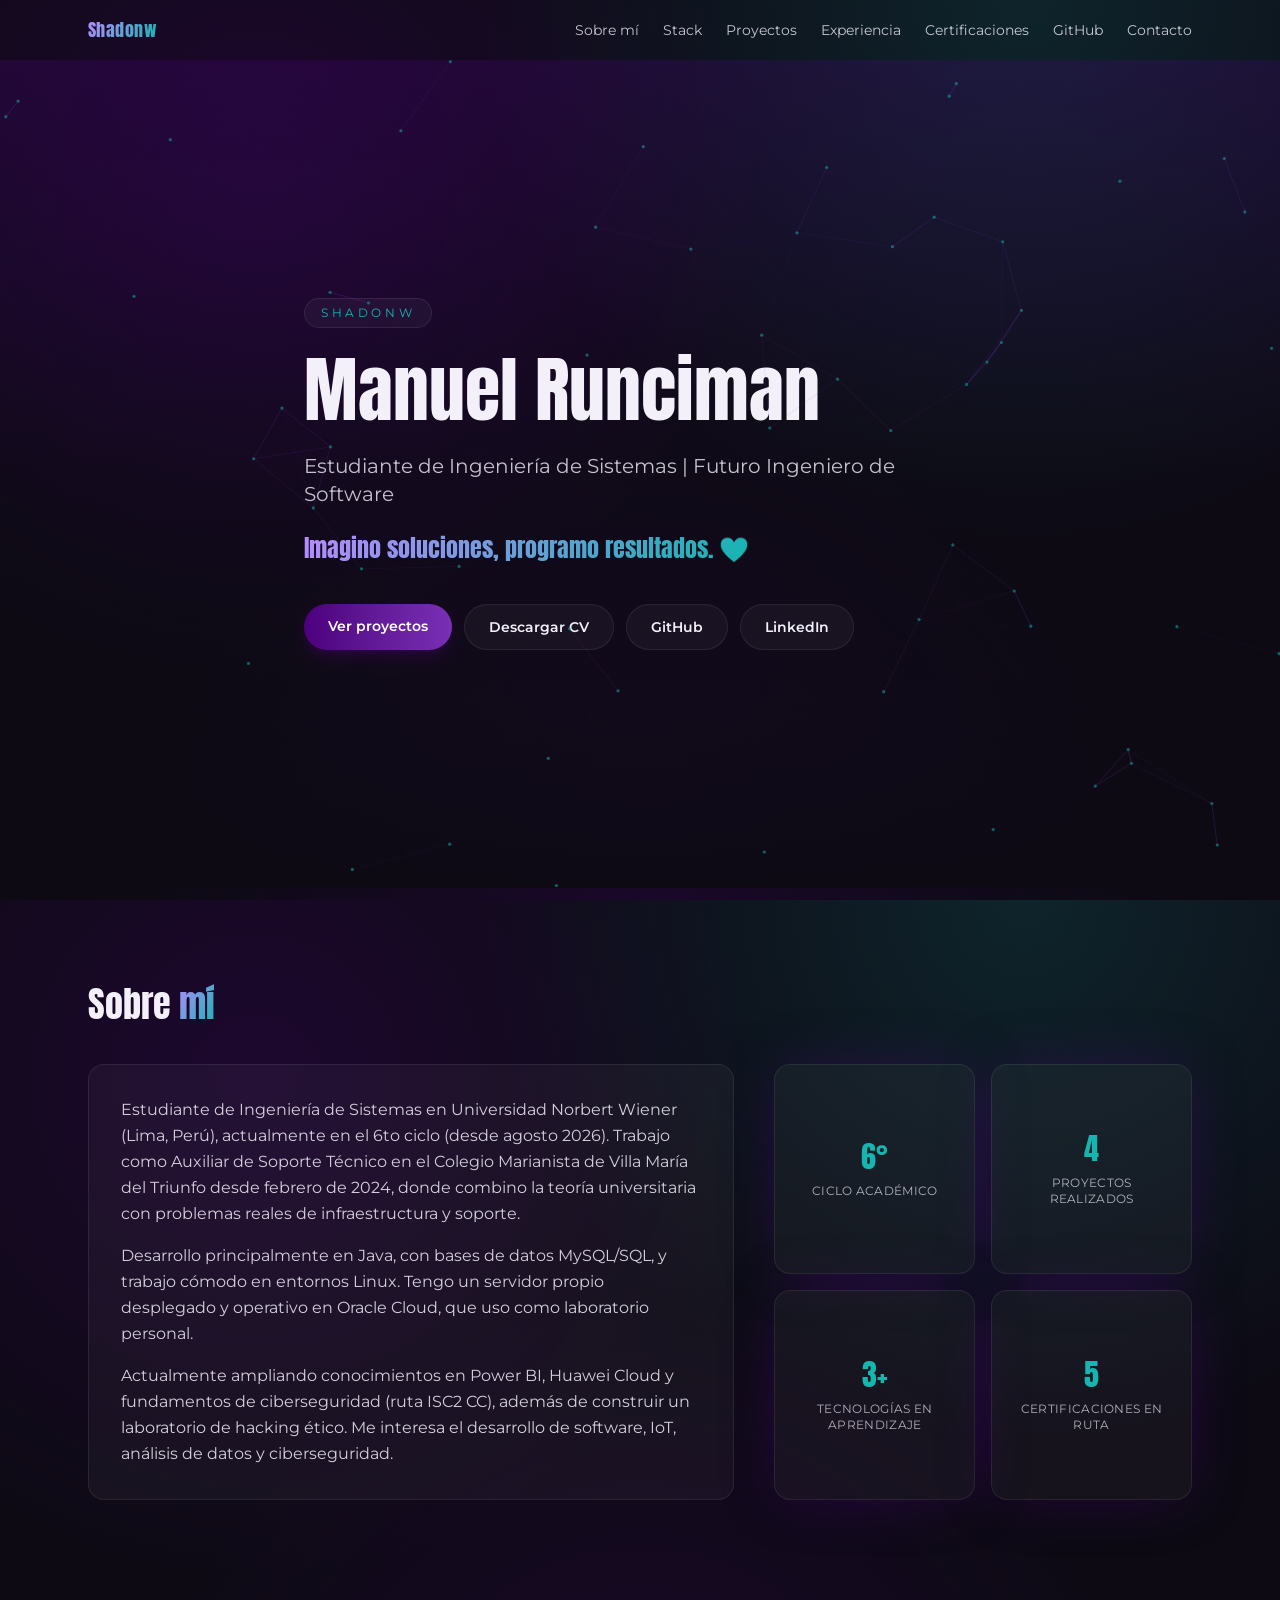
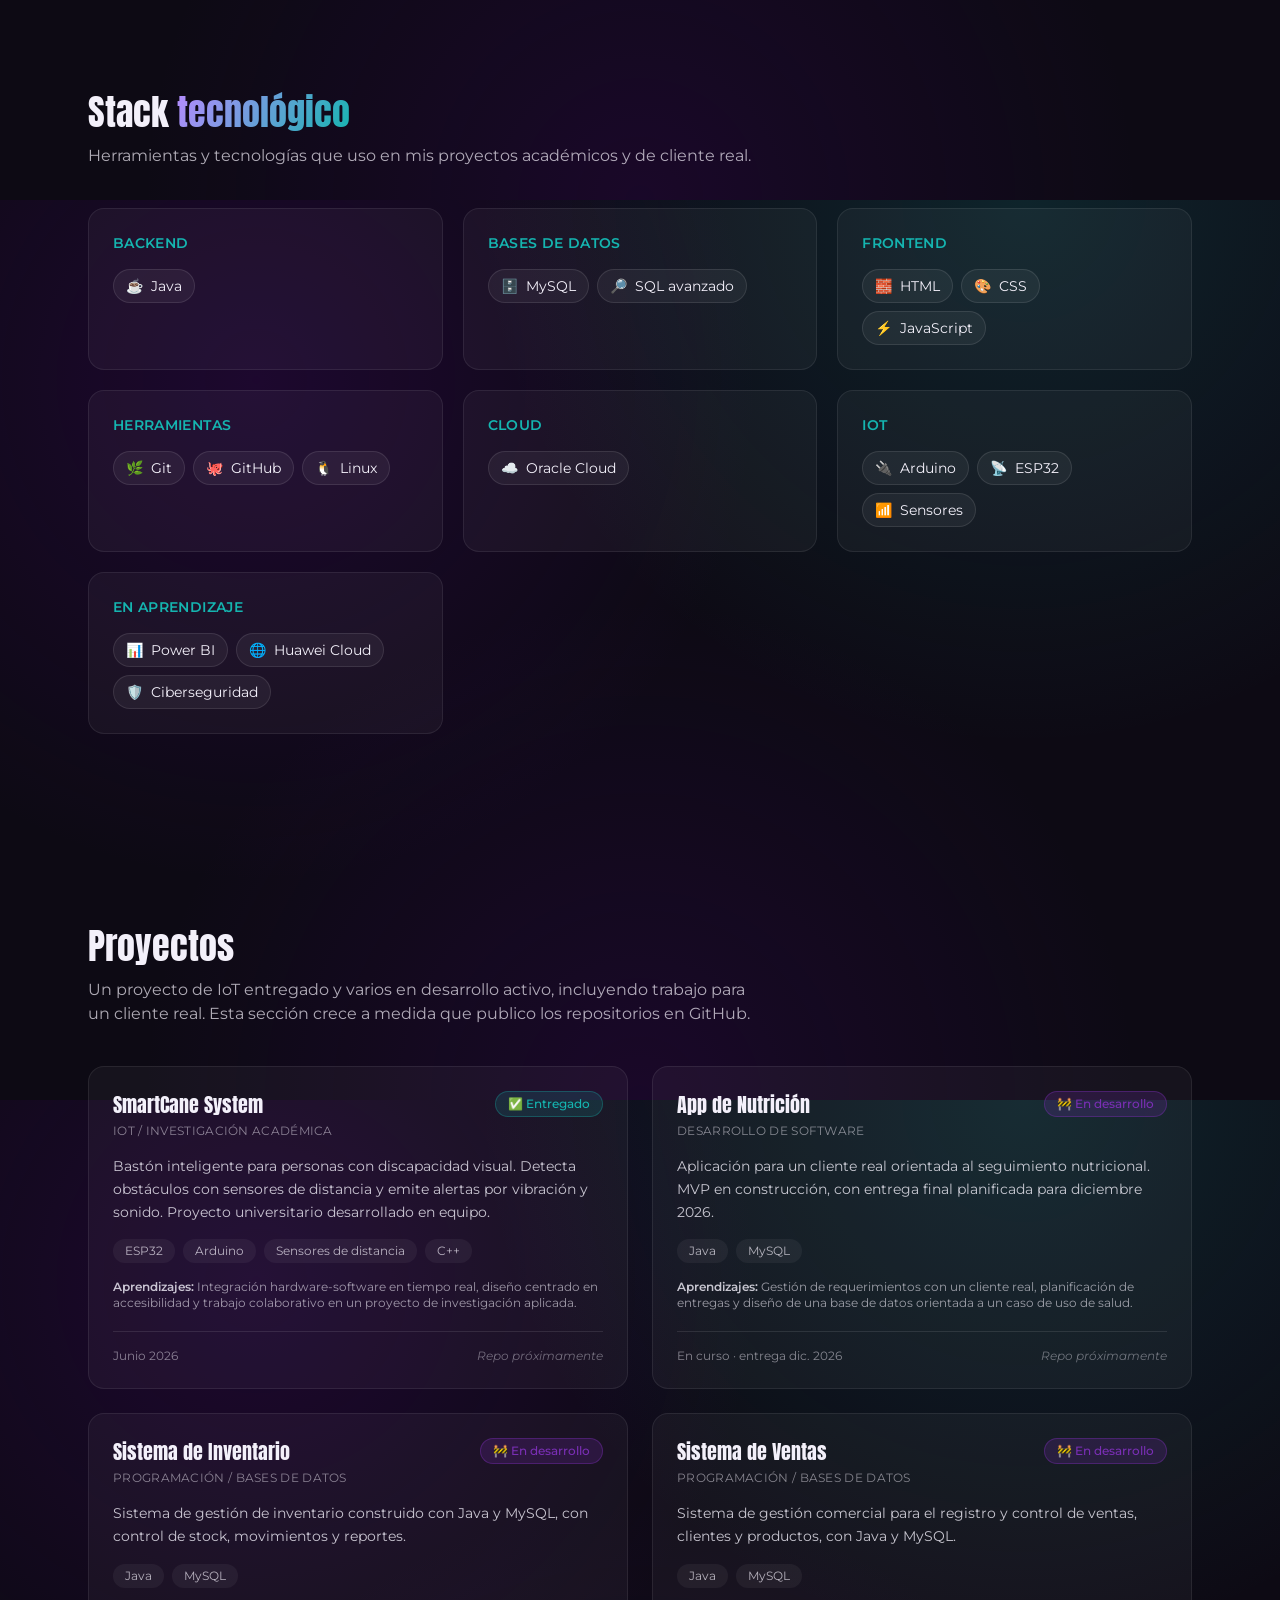
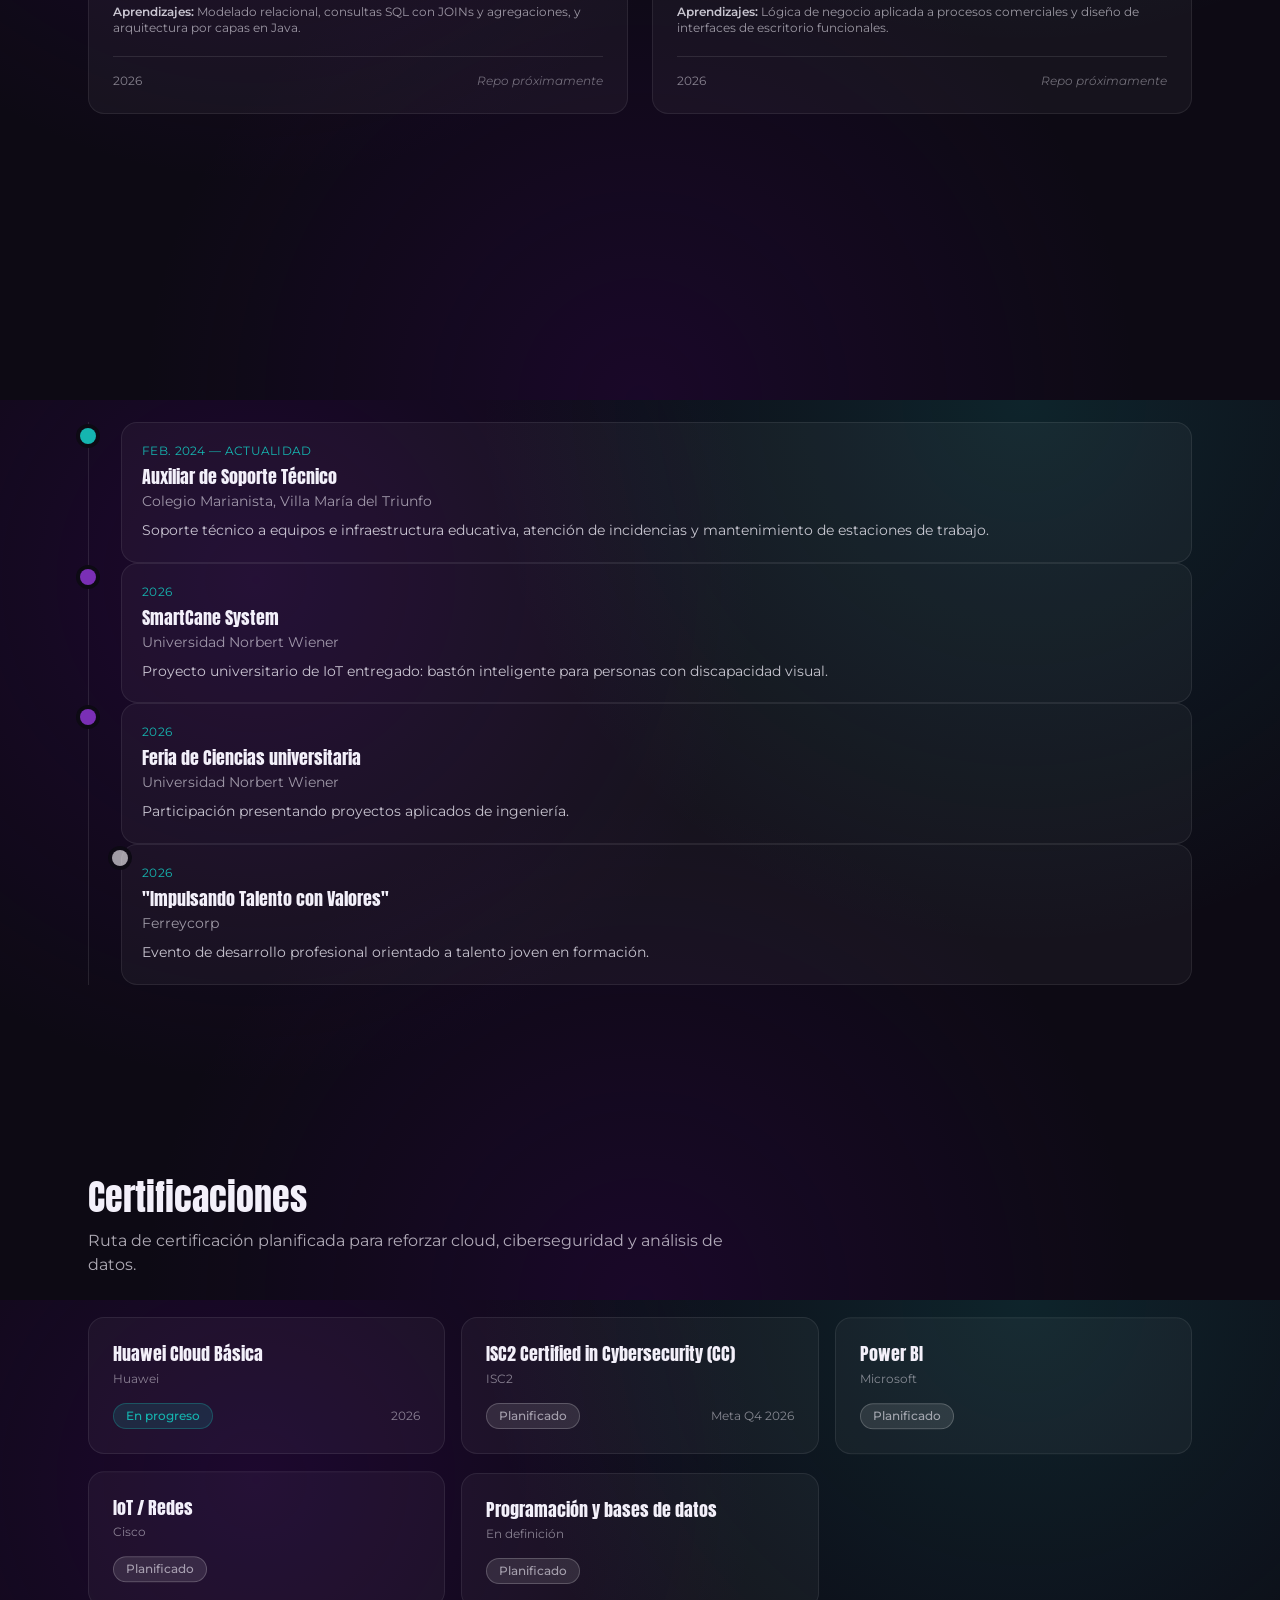
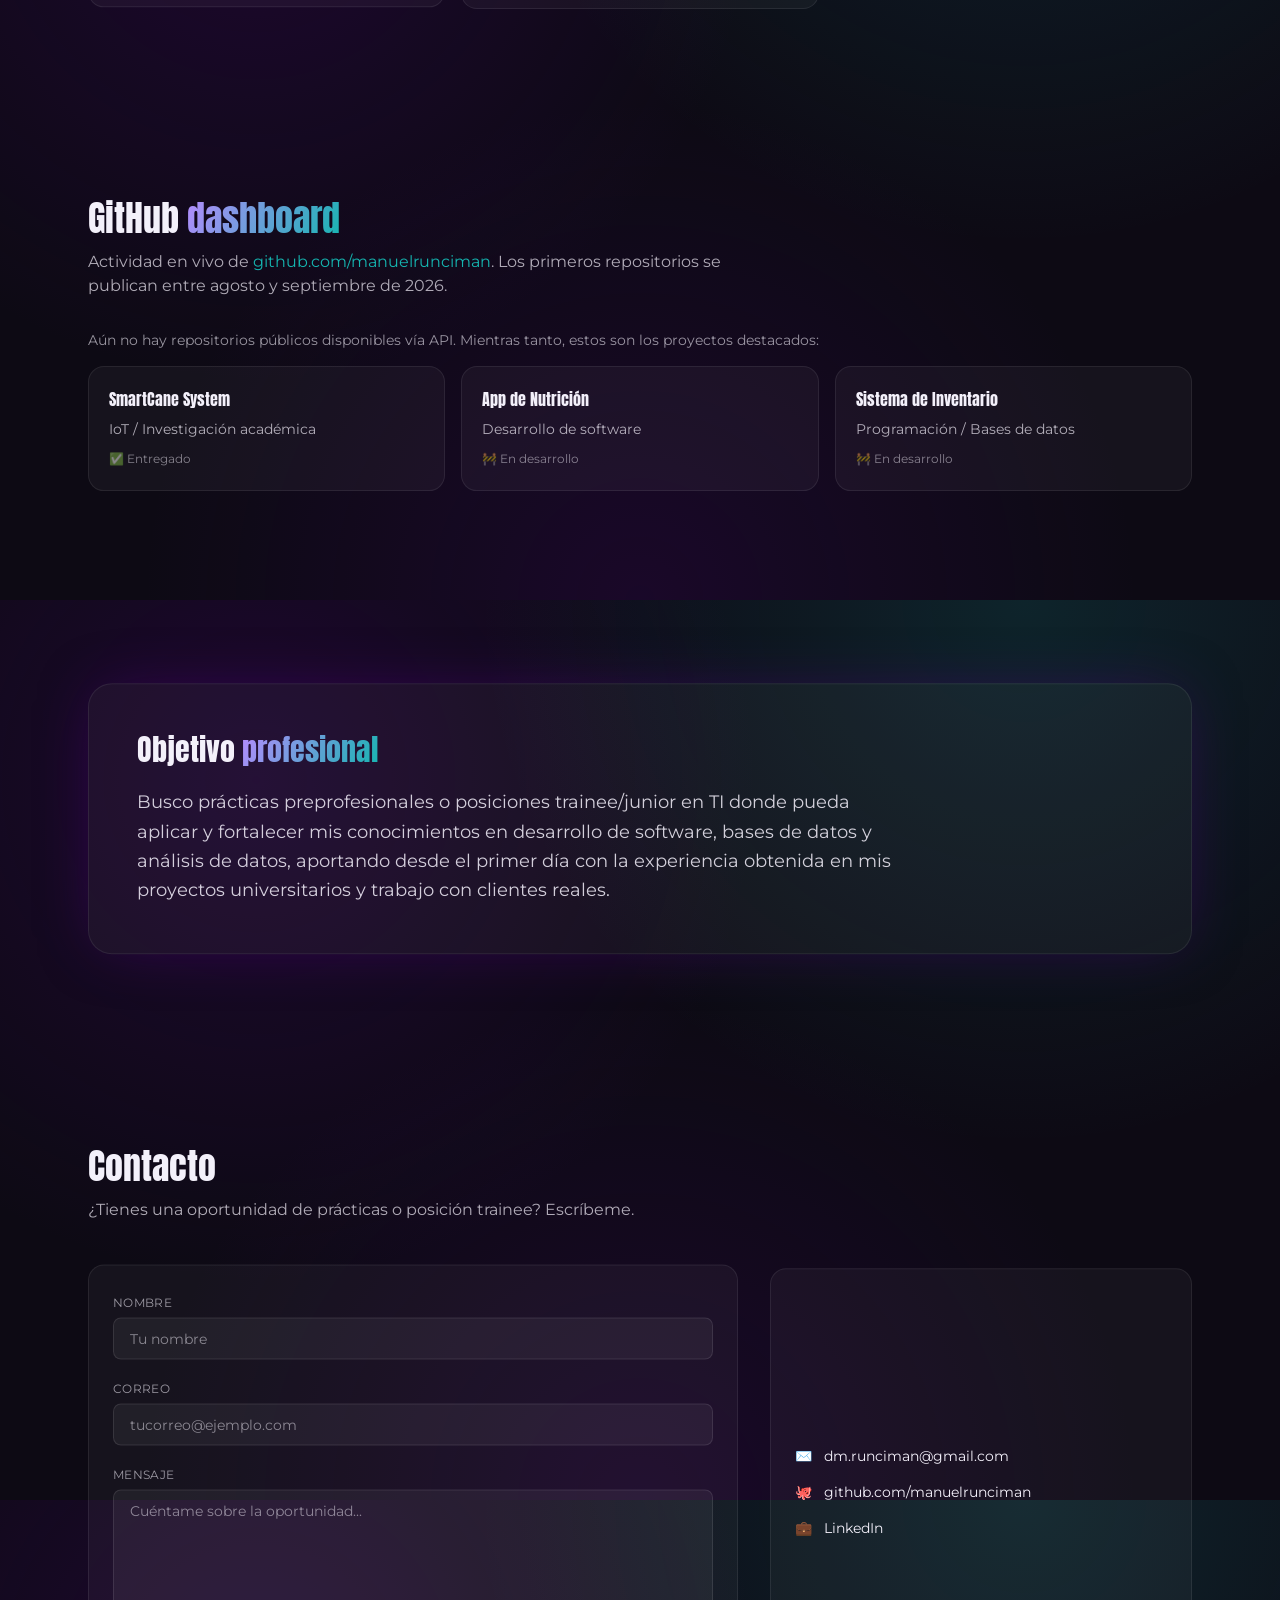
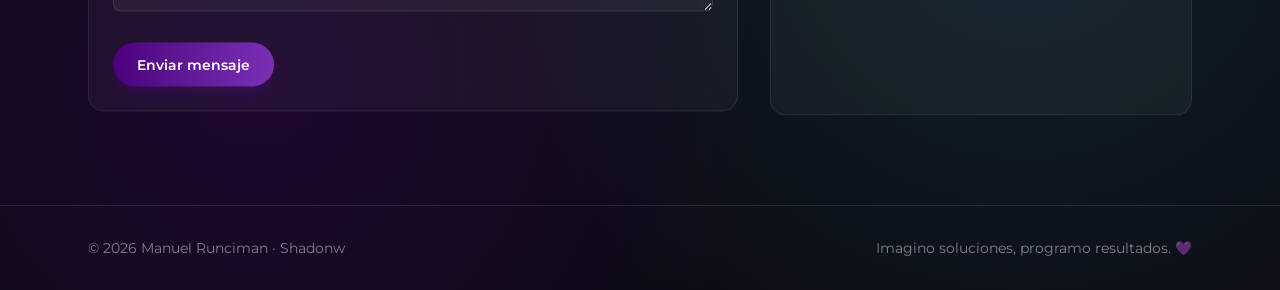
<file: index.html>
<!DOCTYPE html><html lang="es" class="dark h-full antialiased"><head><meta charSet="utf-8"/><meta name="viewport" content="width=device-width, initial-scale=1"/><link rel="stylesheet" href="/_next/static/chunks/2_15fz0kxmqok.css" data-precedence="next"/><link rel="preload" as="script" fetchPriority="low" href="/_next/static/chunks/1jq4o6yq14o4c.js"/><script src="/_next/static/chunks/2ckqm4grawju5.js" async=""></script><script src="/_next/static/chunks/3rxl-jt3pdxgx.js" async=""></script><script src="/_next/static/chunks/turbopack-0d8oeaxqa4-xi.js" async=""></script><script src="/_next/static/chunks/158myu8e_yme3.js" async=""></script><script src="/_next/static/chunks/2li4-rs1k4umj.js" async=""></script><link rel="preload" href="https://fonts.googleapis.com/css2?family=Anton&amp;family=Montserrat:wght@400;500;600;700;800&amp;display=swap" as="style"/><link rel="preconnect" href="https://fonts.googleapis.com"/><link rel="preconnect" href="https://fonts.gstatic.com" crossorigin="anonymous"/><title>Manuel Runciman | Shadonw — Ingeniería de Sistemas</title><meta name="description" content="Portafolio de Manuel Runciman (Shadonw), estudiante de Ingeniería de Sistemas. Imagino soluciones, programo resultados. Proyectos en Java, MySQL, IoT y desarrollo de software."/><meta name="author" content="Manuel Runciman"/><meta name="keywords" content="Manuel Runciman,Shadonw,Ingeniería de Sistemas,Portafolio desarrollador,Java,MySQL,IoT,Perú"/><meta property="og:title" content="Manuel Runciman | Shadonw"/><meta property="og:description" content="Imagino soluciones, programo resultados. Portafolio de proyectos e ingeniería de software."/><meta property="og:url" content="https://manuelrunciman.github.io"/><meta property="og:site_name" content="Shadonw — Manuel Runciman"/><meta property="og:locale" content="es_PE"/><meta property="og:type" content="website"/><meta name="twitter:card" content="summary_large_image"/><meta name="twitter:title" content="Manuel Runciman | Shadonw"/><meta name="twitter:description" content="Imagino soluciones, programo resultados. 💜"/><link rel="icon" href="/favicon.ico?favicon.2vob68tjqpejf.ico" sizes="256x256" type="image/x-icon"/><link rel="icon" href="/favicon.svg"/><link href="https://fonts.googleapis.com/css2?family=Anton&amp;family=Montserrat:wght@400;500;600;700;800&amp;display=swap" rel="stylesheet"/><script src="/_next/static/chunks/0cz1d0mv5g_q7.js" noModule=""></script></head><body class="min-h-full flex flex-col bg-background text-foreground bg-noise"><div hidden=""><!--$--><!--/$--></div><header class="sticky top-0 z-50 transition-all bg-transparent"><nav class="mx-auto flex max-w-6xl items-center justify-between px-6 py-4"><a href="#top" class="font-display text-lg tracking-wide text-gradient">Shadonw</a><ul class="hidden items-center gap-6 text-sm text-foreground/80 md:flex"><li><a href="#sobre-mi" class="transition-colors hover:text-turquoise">Sobre mí</a></li><li><a href="#stack" class="transition-colors hover:text-turquoise">Stack</a></li><li><a href="#proyectos" class="transition-colors hover:text-turquoise">Proyectos</a></li><li><a href="#experiencia" class="transition-colors hover:text-turquoise">Experiencia</a></li><li><a href="#certificaciones" class="transition-colors hover:text-turquoise">Certificaciones</a></li><li><a href="#github" class="transition-colors hover:text-turquoise">GitHub</a></li><li><a href="#contacto" class="transition-colors hover:text-turquoise">Contacto</a></li></ul><button class="flex flex-col gap-1.5 md:hidden" aria-label="Abrir menú" aria-expanded="false"><span class="h-0.5 w-6 bg-foreground"></span><span class="h-0.5 w-6 bg-foreground"></span><span class="h-0.5 w-6 bg-foreground"></span></button></nav></header><main><section id="top" class="relative isolate flex min-h-[92vh] items-center overflow-hidden"><canvas class="absolute inset-0 h-full w-full opacity-60" aria-hidden="true"></canvas><div class="pointer-events-none absolute inset-0 -z-10 bg-gradient-to-b from-violet/25 via-transparent to-background" aria-hidden="true"></div><div class="mx-auto flex max-w-6xl flex-col items-start gap-6 px-6 py-24"><p class="glass rounded-full px-4 py-1.5 text-xs uppercase tracking-[0.3em] text-turquoise" style="opacity:0;transform:translateY(12px)">Shadonw</p><h1 class="font-display text-5xl leading-[1.05] sm:text-6xl md:text-7xl" style="opacity:0;transform:translateY(20px)">Manuel Runciman</h1><p class="max-w-2xl text-lg text-foreground/80 sm:text-xl" style="opacity:0;transform:translateY(16px)">Estudiante de Ingeniería de Sistemas | Futuro Ingeniero de Software</p><p class="text-gradient font-display text-xl sm:text-2xl" style="opacity:0;transform:translateY(16px)">Imagino soluciones, programo resultados. 💜</p><div class="mt-4 flex flex-wrap gap-3" style="opacity:0;transform:translateY(16px)"><a href="#proyectos" class="rounded-full bg-gradient-to-r from-violet to-violet-light px-6 py-3 text-sm font-semibold text-white shadow-lg shadow-violet/30 transition-transform hover:scale-105">Ver proyectos</a><a href="/cv-manuel-runciman.pdf" class="glass rounded-full px-6 py-3 text-sm font-semibold text-foreground transition-colors hover:text-turquoise">Descargar CV</a><a href="https://github.com/manuelrunciman" target="_blank" rel="noreferrer" class="glass rounded-full px-6 py-3 text-sm font-semibold text-foreground transition-colors hover:text-turquoise">GitHub</a><a href="https://www.linkedin.com/in/manuelrunciman" target="_blank" rel="noreferrer" class="glass rounded-full px-6 py-3 text-sm font-semibold text-foreground transition-colors hover:text-turquoise">LinkedIn</a></div></div></section><section id="sobre-mi" class="mx-auto max-w-6xl px-6 py-24"><div class="" style="opacity:0;transform:translateY(28px)"><h2 class="font-display text-3xl sm:text-4xl">Sobre <span class="text-gradient">mí</span></h2></div><div class="mt-10 grid gap-10 md:grid-cols-5"><div class="md:col-span-3" style="opacity:0;transform:translateY(28px)"><div class="glass rounded-2xl p-8 text-foreground/85 leading-relaxed"><p>Estudiante de Ingeniería de Sistemas en <!-- -->Universidad Norbert Wiener<!-- --> (<!-- -->Lima, Perú<!-- -->), actualmente en el<!-- --> <!-- -->6to ciclo (desde agosto 2026)<!-- -->. Trabajo como Auxiliar de Soporte Técnico en el Colegio Marianista de Villa María del Triunfo desde febrero de 2024, donde combino la teoría universitaria con problemas reales de infraestructura y soporte.</p><p class="mt-4">Desarrollo principalmente en Java, con bases de datos MySQL/SQL, y trabajo cómodo en entornos Linux. Tengo un servidor propio desplegado y operativo en Oracle Cloud, que uso como laboratorio personal.</p><p class="mt-4">Actualmente ampliando conocimientos en Power BI, Huawei Cloud y fundamentos de ciberseguridad (ruta ISC2 CC), además de construir un laboratorio de hacking ético. Me interesa el desarrollo de software, IoT, análisis de datos y ciberseguridad.</p></div></div><div class="grid grid-cols-2 gap-4 md:col-span-2"><div class="" style="opacity:0;transform:translateY(28px)"><div class="glass glow-violet flex h-full flex-col justify-center rounded-2xl p-6 text-center"><span class="font-display text-3xl text-turquoise">6°</span><span class="mt-2 text-xs uppercase tracking-wide text-foreground/70">Ciclo académico</span></div></div><div class="" style="opacity:0;transform:translateY(28px)"><div class="glass glow-violet flex h-full flex-col justify-center rounded-2xl p-6 text-center"><span class="font-display text-3xl text-turquoise">4</span><span class="mt-2 text-xs uppercase tracking-wide text-foreground/70">Proyectos realizados</span></div></div><div class="" style="opacity:0;transform:translateY(28px)"><div class="glass glow-violet flex h-full flex-col justify-center rounded-2xl p-6 text-center"><span class="font-display text-3xl text-turquoise">3+</span><span class="mt-2 text-xs uppercase tracking-wide text-foreground/70">Tecnologías en aprendizaje</span></div></div><div class="" style="opacity:0;transform:translateY(28px)"><div class="glass glow-violet flex h-full flex-col justify-center rounded-2xl p-6 text-center"><span class="font-display text-3xl text-turquoise">5</span><span class="mt-2 text-xs uppercase tracking-wide text-foreground/70">Certificaciones en ruta</span></div></div></div></div></section><section id="stack" class="mx-auto max-w-6xl px-6 py-24"><div class="" style="opacity:0;transform:translateY(28px)"><h2 class="font-display text-3xl sm:text-4xl">Stack <span class="text-gradient">tecnológico</span></h2><p class="mt-3 max-w-2xl text-foreground/70">Herramientas y tecnologías que uso en mis proyectos académicos y de cliente real.</p></div><div class="mt-10 grid gap-5 sm:grid-cols-2 lg:grid-cols-3"><div class="" style="opacity:0;transform:translateY(28px)"><div class="glass h-full rounded-2xl p-6 transition-transform hover:-translate-y-1"><h3 class="text-sm font-semibold uppercase tracking-wide text-turquoise">Backend</h3><ul class="mt-4 flex flex-wrap gap-2"><li class="flex items-center gap-2 rounded-full border border-white/10 bg-white/5 px-3 py-1.5 text-sm"><span aria-hidden="true">☕</span>Java</li></ul></div></div><div class="" style="opacity:0;transform:translateY(28px)"><div class="glass h-full rounded-2xl p-6 transition-transform hover:-translate-y-1"><h3 class="text-sm font-semibold uppercase tracking-wide text-turquoise">Bases de datos</h3><ul class="mt-4 flex flex-wrap gap-2"><li class="flex items-center gap-2 rounded-full border border-white/10 bg-white/5 px-3 py-1.5 text-sm"><span aria-hidden="true">🗄️</span>MySQL</li><li class="flex items-center gap-2 rounded-full border border-white/10 bg-white/5 px-3 py-1.5 text-sm"><span aria-hidden="true">🔎</span>SQL avanzado</li></ul></div></div><div class="" style="opacity:0;transform:translateY(28px)"><div class="glass h-full rounded-2xl p-6 transition-transform hover:-translate-y-1"><h3 class="text-sm font-semibold uppercase tracking-wide text-turquoise">Frontend</h3><ul class="mt-4 flex flex-wrap gap-2"><li class="flex items-center gap-2 rounded-full border border-white/10 bg-white/5 px-3 py-1.5 text-sm"><span aria-hidden="true">🧱</span>HTML</li><li class="flex items-center gap-2 rounded-full border border-white/10 bg-white/5 px-3 py-1.5 text-sm"><span aria-hidden="true">🎨</span>CSS</li><li class="flex items-center gap-2 rounded-full border border-white/10 bg-white/5 px-3 py-1.5 text-sm"><span aria-hidden="true">⚡</span>JavaScript</li></ul></div></div><div class="" style="opacity:0;transform:translateY(28px)"><div class="glass h-full rounded-2xl p-6 transition-transform hover:-translate-y-1"><h3 class="text-sm font-semibold uppercase tracking-wide text-turquoise">Herramientas</h3><ul class="mt-4 flex flex-wrap gap-2"><li class="flex items-center gap-2 rounded-full border border-white/10 bg-white/5 px-3 py-1.5 text-sm"><span aria-hidden="true">🌿</span>Git</li><li class="flex items-center gap-2 rounded-full border border-white/10 bg-white/5 px-3 py-1.5 text-sm"><span aria-hidden="true">🐙</span>GitHub</li><li class="flex items-center gap-2 rounded-full border border-white/10 bg-white/5 px-3 py-1.5 text-sm"><span aria-hidden="true">🐧</span>Linux</li></ul></div></div><div class="" style="opacity:0;transform:translateY(28px)"><div class="glass h-full rounded-2xl p-6 transition-transform hover:-translate-y-1"><h3 class="text-sm font-semibold uppercase tracking-wide text-turquoise">Cloud</h3><ul class="mt-4 flex flex-wrap gap-2"><li class="flex items-center gap-2 rounded-full border border-white/10 bg-white/5 px-3 py-1.5 text-sm"><span aria-hidden="true">☁️</span>Oracle Cloud</li></ul></div></div><div class="" style="opacity:0;transform:translateY(28px)"><div class="glass h-full rounded-2xl p-6 transition-transform hover:-translate-y-1"><h3 class="text-sm font-semibold uppercase tracking-wide text-turquoise">IoT</h3><ul class="mt-4 flex flex-wrap gap-2"><li class="flex items-center gap-2 rounded-full border border-white/10 bg-white/5 px-3 py-1.5 text-sm"><span aria-hidden="true">🔌</span>Arduino</li><li class="flex items-center gap-2 rounded-full border border-white/10 bg-white/5 px-3 py-1.5 text-sm"><span aria-hidden="true">📡</span>ESP32</li><li class="flex items-center gap-2 rounded-full border border-white/10 bg-white/5 px-3 py-1.5 text-sm"><span aria-hidden="true">📶</span>Sensores</li></ul></div></div><div class="" style="opacity:0;transform:translateY(28px)"><div class="glass h-full rounded-2xl p-6 transition-transform hover:-translate-y-1"><h3 class="text-sm font-semibold uppercase tracking-wide text-turquoise">En aprendizaje</h3><ul class="mt-4 flex flex-wrap gap-2"><li class="flex items-center gap-2 rounded-full border border-white/10 bg-white/5 px-3 py-1.5 text-sm"><span aria-hidden="true">📊</span>Power BI</li><li class="flex items-center gap-2 rounded-full border border-white/10 bg-white/5 px-3 py-1.5 text-sm"><span aria-hidden="true">🌐</span>Huawei Cloud</li><li class="flex items-center gap-2 rounded-full border border-white/10 bg-white/5 px-3 py-1.5 text-sm"><span aria-hidden="true">🛡️</span>Ciberseguridad</li></ul></div></div></div></section><section id="proyectos" class="mx-auto max-w-6xl px-6 py-24"><div class="" style="opacity:0;transform:translateY(28px)"><h2 class="font-display text-3xl sm:text-4xl">Proyectos</h2><p class="mt-3 max-w-2xl text-foreground/70">Un proyecto de IoT entregado y varios en desarrollo activo, incluyendo trabajo para un cliente real. Esta sección crece a medida que publico los repositorios en GitHub.</p></div><div class="mt-10 grid gap-6 sm:grid-cols-2"><div class="" style="opacity:0;transform:translateY(28px)"><article class="glass flex h-full flex-col rounded-2xl p-6 transition-transform hover:-translate-y-1 hover:glow-violet"><div class="flex items-start justify-between gap-3"><h3 class="font-display text-xl">SmartCane System</h3><span class="shrink-0 rounded-full border px-3 py-1 text-xs font-medium bg-turquoise/15 text-turquoise border-turquoise/30">✅ Entregado</span></div><p class="mt-1 text-xs uppercase tracking-wide text-foreground/50">IoT / Investigación académica</p><p class="mt-4 flex-1 text-sm leading-relaxed text-foreground/80">Bastón inteligente para personas con discapacidad visual. Detecta obstáculos con sensores de distancia y emite alertas por vibración y sonido. Proyecto universitario desarrollado en equipo.</p><div class="mt-4 flex flex-wrap gap-2"><span class="rounded-full bg-white/5 px-3 py-1 text-xs text-foreground/70">ESP32</span><span class="rounded-full bg-white/5 px-3 py-1 text-xs text-foreground/70">Arduino</span><span class="rounded-full bg-white/5 px-3 py-1 text-xs text-foreground/70">Sensores de distancia</span><span class="rounded-full bg-white/5 px-3 py-1 text-xs text-foreground/70">C++</span></div><p class="mt-4 text-xs text-foreground/60"><span class="font-semibold text-foreground/80">Aprendizajes: </span>Integración hardware-software en tiempo real, diseño centrado en accesibilidad y trabajo colaborativo en un proyecto de investigación aplicada.</p><div class="mt-5 flex items-center justify-between border-t border-white/10 pt-4 text-xs text-foreground/50"><span>Junio 2026</span><div class="flex gap-3"><span class="italic text-foreground/40">Repo próximamente</span></div></div></article></div><div class="" style="opacity:0;transform:translateY(28px)"><article class="glass flex h-full flex-col rounded-2xl p-6 transition-transform hover:-translate-y-1 hover:glow-violet"><div class="flex items-start justify-between gap-3"><h3 class="font-display text-xl">App de Nutrición</h3><span class="shrink-0 rounded-full border px-3 py-1 text-xs font-medium bg-violet-light/20 text-violet-light border-violet-light/40">🚧 En desarrollo</span></div><p class="mt-1 text-xs uppercase tracking-wide text-foreground/50">Desarrollo de software</p><p class="mt-4 flex-1 text-sm leading-relaxed text-foreground/80">Aplicación para un cliente real orientada al seguimiento nutricional. MVP en construcción, con entrega final planificada para diciembre 2026.</p><div class="mt-4 flex flex-wrap gap-2"><span class="rounded-full bg-white/5 px-3 py-1 text-xs text-foreground/70">Java</span><span class="rounded-full bg-white/5 px-3 py-1 text-xs text-foreground/70">MySQL</span></div><p class="mt-4 text-xs text-foreground/60"><span class="font-semibold text-foreground/80">Aprendizajes: </span>Gestión de requerimientos con un cliente real, planificación de entregas y diseño de una base de datos orientada a un caso de uso de salud.</p><div class="mt-5 flex items-center justify-between border-t border-white/10 pt-4 text-xs text-foreground/50"><span>En curso · entrega dic. 2026</span><div class="flex gap-3"><span class="italic text-foreground/40">Repo próximamente</span></div></div></article></div><div class="" style="opacity:0;transform:translateY(28px)"><article class="glass flex h-full flex-col rounded-2xl p-6 transition-transform hover:-translate-y-1 hover:glow-violet"><div class="flex items-start justify-between gap-3"><h3 class="font-display text-xl">Sistema de Inventario</h3><span class="shrink-0 rounded-full border px-3 py-1 text-xs font-medium bg-violet-light/20 text-violet-light border-violet-light/40">🚧 En desarrollo</span></div><p class="mt-1 text-xs uppercase tracking-wide text-foreground/50">Programación / Bases de datos</p><p class="mt-4 flex-1 text-sm leading-relaxed text-foreground/80">Sistema de gestión de inventario construido con Java y MySQL, con control de stock, movimientos y reportes.</p><div class="mt-4 flex flex-wrap gap-2"><span class="rounded-full bg-white/5 px-3 py-1 text-xs text-foreground/70">Java</span><span class="rounded-full bg-white/5 px-3 py-1 text-xs text-foreground/70">MySQL</span></div><p class="mt-4 text-xs text-foreground/60"><span class="font-semibold text-foreground/80">Aprendizajes: </span>Modelado relacional, consultas SQL con JOINs y agregaciones, y arquitectura por capas en Java.</p><div class="mt-5 flex items-center justify-between border-t border-white/10 pt-4 text-xs text-foreground/50"><span>2026</span><div class="flex gap-3"><span class="italic text-foreground/40">Repo próximamente</span></div></div></article></div><div class="" style="opacity:0;transform:translateY(28px)"><article class="glass flex h-full flex-col rounded-2xl p-6 transition-transform hover:-translate-y-1 hover:glow-violet"><div class="flex items-start justify-between gap-3"><h3 class="font-display text-xl">Sistema de Ventas</h3><span class="shrink-0 rounded-full border px-3 py-1 text-xs font-medium bg-violet-light/20 text-violet-light border-violet-light/40">🚧 En desarrollo</span></div><p class="mt-1 text-xs uppercase tracking-wide text-foreground/50">Programación / Bases de datos</p><p class="mt-4 flex-1 text-sm leading-relaxed text-foreground/80">Sistema de gestión comercial para el registro y control de ventas, clientes y productos, con Java y MySQL.</p><div class="mt-4 flex flex-wrap gap-2"><span class="rounded-full bg-white/5 px-3 py-1 text-xs text-foreground/70">Java</span><span class="rounded-full bg-white/5 px-3 py-1 text-xs text-foreground/70">MySQL</span></div><p class="mt-4 text-xs text-foreground/60"><span class="font-semibold text-foreground/80">Aprendizajes: </span>Lógica de negocio aplicada a procesos comerciales y diseño de interfaces de escritorio funcionales.</p><div class="mt-5 flex items-center justify-between border-t border-white/10 pt-4 text-xs text-foreground/50"><span>2026</span><div class="flex gap-3"><span class="italic text-foreground/40">Repo próximamente</span></div></div></article></div></div></section><section id="experiencia" class="mx-auto max-w-6xl px-6 py-24"><div class="" style="opacity:0;transform:translateY(28px)"><h2 class="font-display text-3xl sm:text-4xl">Experiencia</h2><p class="mt-3 max-w-2xl text-foreground/70">Trayectoria laboral y académica combinada en una línea de tiempo.</p></div><ol class="relative mt-10 border-l border-white/10 pl-8"><div class="" style="opacity:0;transform:translateY(28px)"><li class="mb-10 last:mb-0"><span class="absolute -left-[9px] mt-1.5 h-4 w-4 rounded-full ring-4 ring-background bg-turquoise" aria-hidden="true"></span><div class="glass rounded-2xl p-5"><p class="text-xs uppercase tracking-wide text-turquoise">Feb. 2024 — actualidad</p><h3 class="mt-1 font-display text-lg">Auxiliar de Soporte Técnico</h3><p class="text-sm text-foreground/60">Colegio Marianista, Villa María del Triunfo</p><p class="mt-2 text-sm leading-relaxed text-foreground/80">Soporte técnico a equipos e infraestructura educativa, atención de incidencias y mantenimiento de estaciones de trabajo.</p></div></li></div><div class="" style="opacity:0;transform:translateY(28px)"><li class="mb-10 last:mb-0"><span class="absolute -left-[9px] mt-1.5 h-4 w-4 rounded-full ring-4 ring-background bg-violet-light" aria-hidden="true"></span><div class="glass rounded-2xl p-5"><p class="text-xs uppercase tracking-wide text-turquoise">2026</p><h3 class="mt-1 font-display text-lg">SmartCane System</h3><p class="text-sm text-foreground/60">Universidad Norbert Wiener</p><p class="mt-2 text-sm leading-relaxed text-foreground/80">Proyecto universitario de IoT entregado: bastón inteligente para personas con discapacidad visual.</p></div></li></div><div class="" style="opacity:0;transform:translateY(28px)"><li class="mb-10 last:mb-0"><span class="absolute -left-[9px] mt-1.5 h-4 w-4 rounded-full ring-4 ring-background bg-violet-light" aria-hidden="true"></span><div class="glass rounded-2xl p-5"><p class="text-xs uppercase tracking-wide text-turquoise">2026</p><h3 class="mt-1 font-display text-lg">Feria de Ciencias universitaria</h3><p class="text-sm text-foreground/60">Universidad Norbert Wiener</p><p class="mt-2 text-sm leading-relaxed text-foreground/80">Participación presentando proyectos aplicados de ingeniería.</p></div></li></div><div class="" style="opacity:0;transform:translateY(28px)"><li class="mb-10 last:mb-0"><span class="absolute -left-[9px] mt-1.5 h-4 w-4 rounded-full ring-4 ring-background bg-white/60" aria-hidden="true"></span><div class="glass rounded-2xl p-5"><p class="text-xs uppercase tracking-wide text-turquoise">2026</p><h3 class="mt-1 font-display text-lg">&quot;Impulsando Talento con Valores&quot;</h3><p class="text-sm text-foreground/60">Ferreycorp</p><p class="mt-2 text-sm leading-relaxed text-foreground/80">Evento de desarrollo profesional orientado a talento joven en formación.</p></div></li></div></ol></section><section id="certificaciones" class="mx-auto max-w-6xl px-6 py-24"><div class="" style="opacity:0;transform:translateY(28px)"><h2 class="font-display text-3xl sm:text-4xl">Certificaciones</h2><p class="mt-3 max-w-2xl text-foreground/70">Ruta de certificación planificada para reforzar cloud, ciberseguridad y análisis de datos.</p></div><div class="mt-10 grid gap-4 sm:grid-cols-2 lg:grid-cols-3"><div class="" style="opacity:0;transform:translateY(28px)"><div class="glass flex h-full flex-col justify-between rounded-2xl p-6"><div><h3 class="font-display text-lg leading-snug">Huawei Cloud Básica</h3><p class="mt-1 text-xs text-foreground/50">Huawei</p></div><div class="mt-4 flex items-center justify-between"><span class="rounded-full border px-3 py-1 text-xs font-medium bg-turquoise/15 text-turquoise border-turquoise/30">En progreso</span><span class="text-xs text-foreground/50">2026</span></div></div></div><div class="" style="opacity:0;transform:translateY(28px)"><div class="glass flex h-full flex-col justify-between rounded-2xl p-6"><div><h3 class="font-display text-lg leading-snug">ISC2 Certified in Cybersecurity (CC)</h3><p class="mt-1 text-xs text-foreground/50">ISC2</p></div><div class="mt-4 flex items-center justify-between"><span class="rounded-full border px-3 py-1 text-xs font-medium bg-white/10 text-foreground/60 border-white/20">Planificado</span><span class="text-xs text-foreground/50">Meta Q4 2026</span></div></div></div><div class="" style="opacity:0;transform:translateY(28px)"><div class="glass flex h-full flex-col justify-between rounded-2xl p-6"><div><h3 class="font-display text-lg leading-snug">Power BI</h3><p class="mt-1 text-xs text-foreground/50">Microsoft</p></div><div class="mt-4 flex items-center justify-between"><span class="rounded-full border px-3 py-1 text-xs font-medium bg-white/10 text-foreground/60 border-white/20">Planificado</span></div></div></div><div class="" style="opacity:0;transform:translateY(28px)"><div class="glass flex h-full flex-col justify-between rounded-2xl p-6"><div><h3 class="font-display text-lg leading-snug">IoT / Redes</h3><p class="mt-1 text-xs text-foreground/50">Cisco</p></div><div class="mt-4 flex items-center justify-between"><span class="rounded-full border px-3 py-1 text-xs font-medium bg-white/10 text-foreground/60 border-white/20">Planificado</span></div></div></div><div class="" style="opacity:0;transform:translateY(28px)"><div class="glass flex h-full flex-col justify-between rounded-2xl p-6"><div><h3 class="font-display text-lg leading-snug">Programación y bases de datos</h3><p class="mt-1 text-xs text-foreground/50">En definición</p></div><div class="mt-4 flex items-center justify-between"><span class="rounded-full border px-3 py-1 text-xs font-medium bg-white/10 text-foreground/60 border-white/20">Planificado</span></div></div></div></div></section><section id="github" class="mx-auto max-w-6xl px-6 py-24"><div class="" style="opacity:0;transform:translateY(28px)"><h2 class="font-display text-3xl sm:text-4xl">GitHub <span class="text-gradient">dashboard</span></h2><p class="mt-3 max-w-2xl text-foreground/70">Actividad en vivo de<!-- --> <a href="https://github.com/manuelrunciman" target="_blank" rel="noreferrer" class="text-turquoise hover:underline">github.com/<!-- -->manuelrunciman</a>. Los primeros repositorios se publican entre agosto y septiembre de 2026.</p></div><div class="mt-10 grid gap-4 sm:grid-cols-2 lg:grid-cols-3"><div class="glass h-32 animate-pulse rounded-2xl"></div><div class="glass h-32 animate-pulse rounded-2xl"></div><div class="glass h-32 animate-pulse rounded-2xl"></div></div></section><section class="mx-auto max-w-6xl px-6 py-24"><div class="" style="opacity:0;transform:translateY(28px)"><div class="glass glow-violet rounded-3xl p-8 sm:p-12"><h2 class="font-display text-2xl sm:text-3xl">Objetivo <span class="text-gradient">profesional</span></h2><p class="mt-5 max-w-3xl text-lg leading-relaxed text-foreground/85">Busco prácticas preprofesionales o posiciones trainee/junior en TI donde pueda aplicar y fortalecer mis conocimientos en desarrollo de software, bases de datos y análisis de datos, aportando desde el primer día con la experiencia obtenida en mis proyectos universitarios y trabajo con clientes reales.</p></div></div></section><section id="contacto" class="mx-auto max-w-6xl px-6 py-24"><div class="" style="opacity:0;transform:translateY(28px)"><h2 class="font-display text-3xl sm:text-4xl">Contacto</h2><p class="mt-3 max-w-2xl text-foreground/70">¿Tienes una oportunidad de prácticas o posición trainee? Escríbeme.</p></div><div class="mt-10 grid gap-8 md:grid-cols-5"><div class="md:col-span-3" style="opacity:0;transform:translateY(28px)"><form class="glass flex flex-col gap-4 rounded-2xl p-6"><div><label for="name" class="text-xs uppercase tracking-wide text-foreground/60">Nombre</label><input id="name" required="" class="mt-1 w-full rounded-lg border border-white/10 bg-white/5 px-4 py-2.5 text-sm outline-none focus:border-turquoise" placeholder="Tu nombre" value=""/></div><div><label for="email" class="text-xs uppercase tracking-wide text-foreground/60">Correo</label><input id="email" type="email" required="" class="mt-1 w-full rounded-lg border border-white/10 bg-white/5 px-4 py-2.5 text-sm outline-none focus:border-turquoise" placeholder="tucorreo@ejemplo.com" value=""/></div><div><label for="message" class="text-xs uppercase tracking-wide text-foreground/60">Mensaje</label><textarea id="message" required="" rows="5" class="mt-1 w-full rounded-lg border border-white/10 bg-white/5 px-4 py-2.5 text-sm outline-none focus:border-turquoise" placeholder="Cuéntame sobre la oportunidad..."></textarea></div><button type="submit" class="mt-2 self-start rounded-full bg-gradient-to-r from-violet to-violet-light px-6 py-3 text-sm font-semibold text-white shadow-lg shadow-violet/30 transition-transform hover:scale-105">Enviar mensaje</button></form></div><div class="md:col-span-2" style="opacity:0;transform:translateY(28px)"><div class="glass flex h-full flex-col justify-center gap-4 rounded-2xl p-6"><a href="mailto:dm.runciman@gmail.com" class="flex items-center gap-3 text-sm hover:text-turquoise"><span aria-hidden="true">✉️</span> <!-- -->dm.runciman@gmail.com</a><a href="https://github.com/manuelrunciman" target="_blank" rel="noreferrer" class="flex items-center gap-3 text-sm hover:text-turquoise"><span aria-hidden="true">🐙</span> github.com/<!-- -->manuelrunciman</a><a href="https://www.linkedin.com/in/manuelrunciman" target="_blank" rel="noreferrer" class="flex items-center gap-3 text-sm hover:text-turquoise"><span aria-hidden="true">💼</span> LinkedIn</a></div></div></div></section></main><footer class="border-t border-white/10 py-8"><div class="mx-auto flex max-w-6xl flex-col items-center justify-between gap-3 px-6 text-sm text-foreground/50 sm:flex-row"><p>© <!-- -->2026<!-- --> <!-- -->Manuel Runciman<!-- --> · <!-- -->Shadonw</p><p>Imagino soluciones, programo resultados. 💜</p></div></footer><!--$--><!--/$--><script src="/_next/static/chunks/1jq4o6yq14o4c.js" id="_R_" async=""></script><script>(self.__next_f=self.__next_f||[]).push([0])</script><script>self.__next_f.push([1,"1:\"$Sreact.fragment\"\n2:I[39756,[\"/_next/static/chunks/158myu8e_yme3.js\"],\"default\"]\n3:I[37457,[\"/_next/static/chunks/158myu8e_yme3.js\"],\"default\"]\n4:I[62319,[\"/_next/static/chunks/158myu8e_yme3.js\",\"/_next/static/chunks/2li4-rs1k4umj.js\"],\"default\"]\n5:I[92349,[\"/_next/static/chunks/158myu8e_yme3.js\",\"/_next/static/chunks/2li4-rs1k4umj.js\"],\"default\"]\n6:I[59095,[\"/_next/static/chunks/158myu8e_yme3.js\",\"/_next/static/chunks/2li4-rs1k4umj.js\"],\"default\"]\n15:I[68027,[\"/_next/static/chunks/158myu8e_yme3.js\"],\"default\",1]\n:HL[\"/_next/static/chunks/2_15fz0kxmqok.css\",\"style\"]\n:HL[\"https://fonts.googleapis.com/css2?family=Anton\u0026family=Montserrat:wght@400;500;600;700;800\u0026display=swap\",\"style\"]\n"])</script><script>self.__next_f.push([1,"0:{\"P\":null,\"c\":[\"\",\"\"],\"q\":\"\",\"i\":false,\"f\":[[[\"\",{\"children\":[\"__PAGE__\",{}]},\"$undefined\",\"$undefined\",16],[[\"$\",\"$1\",\"c\",{\"children\":[[[\"$\",\"link\",\"0\",{\"rel\":\"stylesheet\",\"href\":\"/_next/static/chunks/2_15fz0kxmqok.css\",\"precedence\":\"next\",\"crossOrigin\":\"$undefined\",\"nonce\":\"$undefined\"}],[\"$\",\"script\",\"script-0\",{\"src\":\"/_next/static/chunks/158myu8e_yme3.js\",\"async\":true,\"nonce\":\"$undefined\"}]],[\"$\",\"html\",null,{\"lang\":\"es\",\"className\":\"dark h-full antialiased\",\"children\":[[\"$\",\"head\",null,{\"children\":[[\"$\",\"link\",null,{\"rel\":\"preconnect\",\"href\":\"https://fonts.googleapis.com\"}],[\"$\",\"link\",null,{\"rel\":\"preconnect\",\"href\":\"https://fonts.gstatic.com\",\"crossOrigin\":\"anonymous\"}],[\"$\",\"link\",null,{\"href\":\"https://fonts.googleapis.com/css2?family=Anton\u0026family=Montserrat:wght@400;500;600;700;800\u0026display=swap\",\"rel\":\"stylesheet\"}]]}],[\"$\",\"body\",null,{\"className\":\"min-h-full flex flex-col bg-background text-foreground bg-noise\",\"children\":[\"$\",\"$L2\",null,{\"parallelRouterKey\":\"children\",\"error\":\"$undefined\",\"errorStyles\":\"$undefined\",\"errorScripts\":\"$undefined\",\"template\":[\"$\",\"$L3\",null,{}],\"templateStyles\":\"$undefined\",\"templateScripts\":\"$undefined\",\"notFound\":[[[\"$\",\"title\",null,{\"children\":\"404: This page could not be found.\"}],[\"$\",\"div\",null,{\"style\":{\"fontFamily\":\"system-ui,\\\"Segoe UI\\\",Roboto,Helvetica,Arial,sans-serif,\\\"Apple Color Emoji\\\",\\\"Segoe UI Emoji\\\"\",\"height\":\"100vh\",\"textAlign\":\"center\",\"display\":\"flex\",\"flexDirection\":\"column\",\"alignItems\":\"center\",\"justifyContent\":\"center\"},\"children\":[\"$\",\"div\",null,{\"children\":[[\"$\",\"style\",null,{\"dangerouslySetInnerHTML\":{\"__html\":\"body{color:#000;background:#fff;margin:0}.next-error-h1{border-right:1px solid rgba(0,0,0,.3)}@media (prefers-color-scheme:dark){body{color:#fff;background:#000}.next-error-h1{border-right:1px solid rgba(255,255,255,.3)}}\"}}],[\"$\",\"h1\",null,{\"className\":\"next-error-h1\",\"style\":{\"display\":\"inline-block\",\"margin\":\"0 20px 0 0\",\"padding\":\"0 23px 0 0\",\"fontSize\":24,\"fontWeight\":500,\"verticalAlign\":\"top\",\"lineHeight\":\"49px\"},\"children\":404}],[\"$\",\"div\",null,{\"style\":{\"display\":\"inline-block\"},\"children\":[\"$\",\"h2\",null,{\"style\":{\"fontSize\":14,\"fontWeight\":400,\"lineHeight\":\"49px\",\"margin\":0},\"children\":\"This page could not be found.\"}]}]]}]}]],[]],\"forbidden\":\"$undefined\",\"unauthorized\":\"$undefined\"}]}]]}]]}],{\"children\":[[\"$\",\"$1\",\"c\",{\"children\":[[[\"$\",\"$L4\",null,{}],[\"$\",\"main\",null,{\"children\":[[\"$\",\"$L5\",null,{}],[\"$\",\"section\",null,{\"id\":\"sobre-mi\",\"className\":\"mx-auto max-w-6xl px-6 py-24\",\"children\":[[\"$\",\"$L6\",null,{\"children\":[\"$\",\"h2\",null,{\"className\":\"font-display text-3xl sm:text-4xl\",\"children\":[\"Sobre \",[\"$\",\"span\",null,{\"className\":\"text-gradient\",\"children\":\"mí\"}]]}]}],[\"$\",\"div\",null,{\"className\":\"mt-10 grid gap-10 md:grid-cols-5\",\"children\":[[\"$\",\"$L6\",null,{\"delay\":0.1,\"className\":\"md:col-span-3\",\"children\":[\"$\",\"div\",null,{\"className\":\"glass rounded-2xl p-8 text-foreground/85 leading-relaxed\",\"children\":[[\"$\",\"p\",null,{\"children\":[\"Estudiante de Ingeniería de Sistemas en \",\"Universidad Norbert Wiener\",\" (\",\"Lima, Perú\",\"), actualmente en el\",\" \",\"6to ciclo (desde agosto 2026)\",\". Trabajo como Auxiliar de Soporte Técnico en el Colegio Marianista de Villa María del Triunfo desde febrero de 2024, donde combino la teoría universitaria con problemas reales de infraestructura y soporte.\"]}],[\"$\",\"p\",null,{\"className\":\"mt-4\",\"children\":\"Desarrollo principalmente en Java, con bases de datos MySQL/SQL, y trabajo cómodo en entornos Linux. Tengo un servidor propio desplegado y operativo en Oracle Cloud, que uso como laboratorio personal.\"}],[\"$\",\"p\",null,{\"className\":\"mt-4\",\"children\":\"Actualmente ampliando conocimientos en Power BI, Huawei Cloud y fundamentos de ciberseguridad (ruta ISC2 CC), además de construir un laboratorio de hacking ético. Me interesa el desarrollo de software, IoT, análisis de datos y ciberseguridad.\"}]]}]}],[\"$\",\"div\",null,{\"className\":\"grid grid-cols-2 gap-4 md:col-span-2\",\"children\":[[\"$\",\"$L6\",\"Ciclo académico\",{\"delay\":0.15,\"children\":[\"$\",\"div\",null,{\"className\":\"glass glow-violet flex h-full flex-col justify-center rounded-2xl p-6 text-center\",\"children\":[[\"$\",\"span\",null,{\"className\":\"font-display text-3xl text-turquoise\",\"children\":\"6°\"}],[\"$\",\"span\",null,{\"className\":\"mt-2 text-xs uppercase tracking-wide text-foreground/70\",\"children\":\"Ciclo académico\"}]]}]}],[\"$\",\"$L6\",\"Proyectos realizados\",{\"delay\":0.2,\"children\":\"$L7\"}],\"$L8\",\"$L9\"]}]]}]]}],\"$La\",\"$Lb\",\"$Lc\",\"$Ld\",\"$Le\",\"$Lf\",\"$L10\"]}],\"$L11\"],[\"$L12\"],\"$L13\"]}],{},null,false,null]},null,false,null],\"$L14\",false]],\"m\":\"$undefined\",\"G\":[\"$15\",[\"$L16\"]],\"S\":true,\"h\":null,\"s\":\"$undefined\",\"l\":\"$undefined\",\"p\":\"$undefined\",\"d\":\"$undefined\",\"b\":\"HEG0LPu9tpVtaZWSKbA3s\"}\n"])</script><script>self.__next_f.push([1,"1e:I[4879,[\"/_next/static/chunks/158myu8e_yme3.js\",\"/_next/static/chunks/2li4-rs1k4umj.js\"],\"default\"]\n1f:I[63971,[\"/_next/static/chunks/158myu8e_yme3.js\",\"/_next/static/chunks/2li4-rs1k4umj.js\"],\"default\"]\n20:I[97367,[\"/_next/static/chunks/158myu8e_yme3.js\"],\"OutletBoundary\"]\n21:\"$Sreact.suspense\"\n23:I[97367,[\"/_next/static/chunks/158myu8e_yme3.js\"],\"ViewportBoundary\"]\n25:I[97367,[\"/_next/static/chunks/158myu8e_yme3.js\"],\"MetadataBoundary\"]\n7:[\"$\",\"div\",null,{\"className\":\"glass glow-violet flex h-full flex-col justify-center rounded-2xl p-6 text-center\",\"children\":[[\"$\",\"span\",null,{\"className\":\"font-display text-3xl text-turquoise\",\"children\":\"4\"}],[\"$\",\"span\",null,{\"className\":\"mt-2 text-xs uppercase tracking-wide text-foreground/70\",\"children\":\"Proyectos realizados\"}]]}]\n8:[\"$\",\"$L6\",\"Tecnologías en aprendizaje\",{\"delay\":0.25,\"children\":[\"$\",\"div\",null,{\"className\":\"glass glow-violet flex h-full flex-col justify-center rounded-2xl p-6 text-center\",\"children\":[[\"$\",\"span\",null,{\"className\":\"font-display text-3xl text-turquoise\",\"children\":\"3+\"}],[\"$\",\"span\",null,{\"className\":\"mt-2 text-xs uppercase tracking-wide text-foreground/70\",\"children\":\"Tecnologías en aprendizaje\"}]]}]}]\n9:[\"$\",\"$L6\",\"Certificaciones en ruta\",{\"delay\":0.30000000000000004,\"children\":[\"$\",\"div\",null,{\"className\":\"glass glow-violet flex h-full flex-col justify-center rounded-2xl p-6 text-center\",\"children\":[[\"$\",\"span\",null,{\"className\":\"font-display text-3xl text-turquoise\",\"children\":\"5\"}],[\"$\",\"span\",null,{\"className\":\"mt-2 text-xs uppercase tracking-wide text-foreground/70\",\"children\":\"Certificaciones en ruta\"}]]}]}]\n"])</script><script>self.__next_f.push([1,"a:[\"$\",\"section\",null,{\"id\":\"stack\",\"className\":\"mx-auto max-w-6xl px-6 py-24\",\"children\":[[\"$\",\"$L6\",null,{\"children\":[[\"$\",\"h2\",null,{\"className\":\"font-display text-3xl sm:text-4xl\",\"children\":[\"Stack \",[\"$\",\"span\",null,{\"className\":\"text-gradient\",\"children\":\"tecnológico\"}]]}],[\"$\",\"p\",null,{\"className\":\"mt-3 max-w-2xl text-foreground/70\",\"children\":\"Herramientas y tecnologías que uso en mis proyectos académicos y de cliente real.\"}]]}],[\"$\",\"div\",null,{\"className\":\"mt-10 grid gap-5 sm:grid-cols-2 lg:grid-cols-3\",\"children\":[[\"$\",\"$L6\",\"Backend\",{\"delay\":0,\"children\":[\"$\",\"div\",null,{\"className\":\"glass h-full rounded-2xl p-6 transition-transform hover:-translate-y-1\",\"children\":[[\"$\",\"h3\",null,{\"className\":\"text-sm font-semibold uppercase tracking-wide text-turquoise\",\"children\":\"Backend\"}],[\"$\",\"ul\",null,{\"className\":\"mt-4 flex flex-wrap gap-2\",\"children\":[[\"$\",\"li\",\"Java\",{\"className\":\"flex items-center gap-2 rounded-full border border-white/10 bg-white/5 px-3 py-1.5 text-sm\",\"children\":[[\"$\",\"span\",null,{\"aria-hidden\":\"true\",\"children\":\"☕\"}],\"Java\"]}]]}]]}]}],[\"$\",\"$L6\",\"Bases de datos\",{\"delay\":0.06,\"children\":[\"$\",\"div\",null,{\"className\":\"glass h-full rounded-2xl p-6 transition-transform hover:-translate-y-1\",\"children\":[[\"$\",\"h3\",null,{\"className\":\"text-sm font-semibold uppercase tracking-wide text-turquoise\",\"children\":\"Bases de datos\"}],[\"$\",\"ul\",null,{\"className\":\"mt-4 flex flex-wrap gap-2\",\"children\":[[\"$\",\"li\",\"MySQL\",{\"className\":\"flex items-center gap-2 rounded-full border border-white/10 bg-white/5 px-3 py-1.5 text-sm\",\"children\":[[\"$\",\"span\",null,{\"aria-hidden\":\"true\",\"children\":\"🗄️\"}],\"MySQL\"]}],[\"$\",\"li\",\"SQL avanzado\",{\"className\":\"flex items-center gap-2 rounded-full border border-white/10 bg-white/5 px-3 py-1.5 text-sm\",\"children\":[[\"$\",\"span\",null,{\"aria-hidden\":\"true\",\"children\":\"🔎\"}],\"SQL avanzado\"]}]]}]]}]}],[\"$\",\"$L6\",\"Frontend\",{\"delay\":0.12,\"children\":[\"$\",\"div\",null,{\"className\":\"glass h-full rounded-2xl p-6 transition-transform hover:-translate-y-1\",\"children\":[[\"$\",\"h3\",null,{\"className\":\"text-sm font-semibold uppercase tracking-wide text-turquoise\",\"children\":\"Frontend\"}],[\"$\",\"ul\",null,{\"className\":\"mt-4 flex flex-wrap gap-2\",\"children\":[[\"$\",\"li\",\"HTML\",{\"className\":\"flex items-center gap-2 rounded-full border border-white/10 bg-white/5 px-3 py-1.5 text-sm\",\"children\":[[\"$\",\"span\",null,{\"aria-hidden\":\"true\",\"children\":\"🧱\"}],\"HTML\"]}],[\"$\",\"li\",\"CSS\",{\"className\":\"flex items-center gap-2 rounded-full border border-white/10 bg-white/5 px-3 py-1.5 text-sm\",\"children\":[[\"$\",\"span\",null,{\"aria-hidden\":\"true\",\"children\":\"🎨\"}],\"CSS\"]}],[\"$\",\"li\",\"JavaScript\",{\"className\":\"flex items-center gap-2 rounded-full border border-white/10 bg-white/5 px-3 py-1.5 text-sm\",\"children\":[[\"$\",\"span\",null,{\"aria-hidden\":\"true\",\"children\":\"⚡\"}],\"JavaScript\"]}]]}]]}]}],[\"$\",\"$L6\",\"Herramientas\",{\"delay\":0.18,\"children\":[\"$\",\"div\",null,{\"className\":\"glass h-full rounded-2xl p-6 transition-transform hover:-translate-y-1\",\"children\":[[\"$\",\"h3\",null,{\"className\":\"text-sm font-semibold uppercase tracking-wide text-turquoise\",\"children\":\"Herramientas\"}],[\"$\",\"ul\",null,{\"className\":\"mt-4 flex flex-wrap gap-2\",\"children\":[[\"$\",\"li\",\"Git\",{\"className\":\"flex items-center gap-2 rounded-full border border-white/10 bg-white/5 px-3 py-1.5 text-sm\",\"children\":[[\"$\",\"span\",null,{\"aria-hidden\":\"true\",\"children\":\"🌿\"}],\"Git\"]}],[\"$\",\"li\",\"GitHub\",{\"className\":\"flex items-center gap-2 rounded-full border border-white/10 bg-white/5 px-3 py-1.5 text-sm\",\"children\":[[\"$\",\"span\",null,{\"aria-hidden\":\"true\",\"children\":\"🐙\"}],\"GitHub\"]}],[\"$\",\"li\",\"Linux\",{\"className\":\"flex items-center gap-2 rounded-full border border-white/10 bg-white/5 px-3 py-1.5 text-sm\",\"children\":[[\"$\",\"span\",null,{\"aria-hidden\":\"true\",\"children\":\"🐧\"}],\"Linux\"]}]]}]]}]}],[\"$\",\"$L6\",\"Cloud\",{\"delay\":0.24,\"children\":[\"$\",\"div\",null,{\"className\":\"glass h-full rounded-2xl p-6 transition-transform hover:-translate-y-1\",\"children\":[[\"$\",\"h3\",null,{\"className\":\"text-sm font-semibold uppercase tracking-wide text-turquoise\",\"children\":\"Cloud\"}],[\"$\",\"ul\",null,{\"className\":\"mt-4 flex flex-wrap gap-2\",\"children\":[[\"$\",\"li\",\"Oracle Cloud\",{\"className\":\"flex items-center gap-2 rounded-full border border-white/10 bg-white/5 px-3 py-1.5 text-sm\",\"children\":[\"$L17\",\"Oracle Cloud\"]}]]}]]}]}],\"$L18\",\"$L19\"]}]]}]\n"])</script><script>self.__next_f.push([1,"b:[\"$\",\"section\",null,{\"id\":\"proyectos\",\"className\":\"mx-auto max-w-6xl px-6 py-24\",\"children\":[[\"$\",\"$L6\",null,{\"children\":[[\"$\",\"h2\",null,{\"className\":\"font-display text-3xl sm:text-4xl\",\"children\":\"Proyectos\"}],[\"$\",\"p\",null,{\"className\":\"mt-3 max-w-2xl text-foreground/70\",\"children\":\"Un proyecto de IoT entregado y varios en desarrollo activo, incluyendo trabajo para un cliente real. Esta sección crece a medida que publico los repositorios en GitHub.\"}]]}],[\"$\",\"div\",null,{\"className\":\"mt-10 grid gap-6 sm:grid-cols-2\",\"children\":[[\"$\",\"$L6\",\"smartcane\",{\"delay\":0,\"children\":[\"$\",\"article\",null,{\"className\":\"glass flex h-full flex-col rounded-2xl p-6 transition-transform hover:-translate-y-1 hover:glow-violet\",\"children\":[[\"$\",\"div\",null,{\"className\":\"flex items-start justify-between gap-3\",\"children\":[[\"$\",\"h3\",null,{\"className\":\"font-display text-xl\",\"children\":\"SmartCane System\"}],[\"$\",\"span\",null,{\"className\":\"shrink-0 rounded-full border px-3 py-1 text-xs font-medium bg-turquoise/15 text-turquoise border-turquoise/30\",\"children\":\"✅ Entregado\"}]]}],[\"$\",\"p\",null,{\"className\":\"mt-1 text-xs uppercase tracking-wide text-foreground/50\",\"children\":\"IoT / Investigación académica\"}],[\"$\",\"p\",null,{\"className\":\"mt-4 flex-1 text-sm leading-relaxed text-foreground/80\",\"children\":\"Bastón inteligente para personas con discapacidad visual. Detecta obstáculos con sensores de distancia y emite alertas por vibración y sonido. Proyecto universitario desarrollado en equipo.\"}],[\"$\",\"div\",null,{\"className\":\"mt-4 flex flex-wrap gap-2\",\"children\":[[\"$\",\"span\",\"ESP32\",{\"className\":\"rounded-full bg-white/5 px-3 py-1 text-xs text-foreground/70\",\"children\":\"ESP32\"}],[\"$\",\"span\",\"Arduino\",{\"className\":\"rounded-full bg-white/5 px-3 py-1 text-xs text-foreground/70\",\"children\":\"Arduino\"}],[\"$\",\"span\",\"Sensores de distancia\",{\"className\":\"rounded-full bg-white/5 px-3 py-1 text-xs text-foreground/70\",\"children\":\"Sensores de distancia\"}],[\"$\",\"span\",\"C++\",{\"className\":\"rounded-full bg-white/5 px-3 py-1 text-xs text-foreground/70\",\"children\":\"C++\"}]]}],[\"$\",\"p\",null,{\"className\":\"mt-4 text-xs text-foreground/60\",\"children\":[[\"$\",\"span\",null,{\"className\":\"font-semibold text-foreground/80\",\"children\":\"Aprendizajes: \"}],\"Integración hardware-software en tiempo real, diseño centrado en accesibilidad y trabajo colaborativo en un proyecto de investigación aplicada.\"]}],[\"$\",\"div\",null,{\"className\":\"mt-5 flex items-center justify-between border-t border-white/10 pt-4 text-xs text-foreground/50\",\"children\":[[\"$\",\"span\",null,{\"children\":\"Junio 2026\"}],[\"$\",\"div\",null,{\"className\":\"flex gap-3\",\"children\":[[\"$\",\"span\",null,{\"className\":\"italic text-foreground/40\",\"children\":\"Repo próximamente\"}],\"$undefined\"]}]]}]]}]}],[\"$\",\"$L6\",\"app-nutricion\",{\"delay\":0.08,\"children\":[\"$\",\"article\",null,{\"className\":\"glass flex h-full flex-col rounded-2xl p-6 transition-transform hover:-translate-y-1 hover:glow-violet\",\"children\":[[\"$\",\"div\",null,{\"className\":\"flex items-start justify-between gap-3\",\"children\":[[\"$\",\"h3\",null,{\"className\":\"font-display text-xl\",\"children\":\"App de Nutrición\"}],[\"$\",\"span\",null,{\"className\":\"shrink-0 rounded-full border px-3 py-1 text-xs font-medium bg-violet-light/20 text-violet-light border-violet-light/40\",\"children\":\"🚧 En desarrollo\"}]]}],[\"$\",\"p\",null,{\"className\":\"mt-1 text-xs uppercase tracking-wide text-foreground/50\",\"children\":\"Desarrollo de software\"}],[\"$\",\"p\",null,{\"className\":\"mt-4 flex-1 text-sm leading-relaxed text-foreground/80\",\"children\":\"Aplicación para un cliente real orientada al seguimiento nutricional. MVP en construcción, con entrega final planificada para diciembre 2026.\"}],[\"$\",\"div\",null,{\"className\":\"mt-4 flex flex-wrap gap-2\",\"children\":[[\"$\",\"span\",\"Java\",{\"className\":\"rounded-full bg-white/5 px-3 py-1 text-xs text-foreground/70\",\"children\":\"Java\"}],[\"$\",\"span\",\"MySQL\",{\"className\":\"rounded-full bg-white/5 px-3 py-1 text-xs text-foreground/70\",\"children\":\"MySQL\"}]]}],\"$L1a\",\"$L1b\"]}]}],\"$L1c\",\"$L1d\"]}]]}]\n"])</script><script>self.__next_f.push([1,"c:[\"$\",\"section\",null,{\"id\":\"experiencia\",\"className\":\"mx-auto max-w-6xl px-6 py-24\",\"children\":[[\"$\",\"$L6\",null,{\"children\":[[\"$\",\"h2\",null,{\"className\":\"font-display text-3xl sm:text-4xl\",\"children\":\"Experiencia\"}],[\"$\",\"p\",null,{\"className\":\"mt-3 max-w-2xl text-foreground/70\",\"children\":\"Trayectoria laboral y académica combinada en una línea de tiempo.\"}]]}],[\"$\",\"ol\",null,{\"className\":\"relative mt-10 border-l border-white/10 pl-8\",\"children\":[[\"$\",\"$L6\",\"Auxiliar de Soporte Técnico\",{\"delay\":0,\"children\":[\"$\",\"li\",null,{\"className\":\"mb-10 last:mb-0\",\"children\":[[\"$\",\"span\",null,{\"className\":\"absolute -left-[9px] mt-1.5 h-4 w-4 rounded-full ring-4 ring-background bg-turquoise\",\"aria-hidden\":\"true\"}],[\"$\",\"div\",null,{\"className\":\"glass rounded-2xl p-5\",\"children\":[[\"$\",\"p\",null,{\"className\":\"text-xs uppercase tracking-wide text-turquoise\",\"children\":\"Feb. 2024 — actualidad\"}],[\"$\",\"h3\",null,{\"className\":\"mt-1 font-display text-lg\",\"children\":\"Auxiliar de Soporte Técnico\"}],[\"$\",\"p\",null,{\"className\":\"text-sm text-foreground/60\",\"children\":\"Colegio Marianista, Villa María del Triunfo\"}],[\"$\",\"p\",null,{\"className\":\"mt-2 text-sm leading-relaxed text-foreground/80\",\"children\":\"Soporte técnico a equipos e infraestructura educativa, atención de incidencias y mantenimiento de estaciones de trabajo.\"}]]}]]}]}],[\"$\",\"$L6\",\"SmartCane System\",{\"delay\":0.08,\"children\":[\"$\",\"li\",null,{\"className\":\"mb-10 last:mb-0\",\"children\":[[\"$\",\"span\",null,{\"className\":\"absolute -left-[9px] mt-1.5 h-4 w-4 rounded-full ring-4 ring-background bg-violet-light\",\"aria-hidden\":\"true\"}],[\"$\",\"div\",null,{\"className\":\"glass rounded-2xl p-5\",\"children\":[[\"$\",\"p\",null,{\"className\":\"text-xs uppercase tracking-wide text-turquoise\",\"children\":\"2026\"}],[\"$\",\"h3\",null,{\"className\":\"mt-1 font-display text-lg\",\"children\":\"SmartCane System\"}],[\"$\",\"p\",null,{\"className\":\"text-sm text-foreground/60\",\"children\":\"Universidad Norbert Wiener\"}],[\"$\",\"p\",null,{\"className\":\"mt-2 text-sm leading-relaxed text-foreground/80\",\"children\":\"Proyecto universitario de IoT entregado: bastón inteligente para personas con discapacidad visual.\"}]]}]]}]}],[\"$\",\"$L6\",\"Feria de Ciencias universitaria\",{\"delay\":0.16,\"children\":[\"$\",\"li\",null,{\"className\":\"mb-10 last:mb-0\",\"children\":[[\"$\",\"span\",null,{\"className\":\"absolute -left-[9px] mt-1.5 h-4 w-4 rounded-full ring-4 ring-background bg-violet-light\",\"aria-hidden\":\"true\"}],[\"$\",\"div\",null,{\"className\":\"glass rounded-2xl p-5\",\"children\":[[\"$\",\"p\",null,{\"className\":\"text-xs uppercase tracking-wide text-turquoise\",\"children\":\"2026\"}],[\"$\",\"h3\",null,{\"className\":\"mt-1 font-display text-lg\",\"children\":\"Feria de Ciencias universitaria\"}],[\"$\",\"p\",null,{\"className\":\"text-sm text-foreground/60\",\"children\":\"Universidad Norbert Wiener\"}],[\"$\",\"p\",null,{\"className\":\"mt-2 text-sm leading-relaxed text-foreground/80\",\"children\":\"Participación presentando proyectos aplicados de ingeniería.\"}]]}]]}]}],[\"$\",\"$L6\",\"\\\"Impulsando Talento con Valores\\\"\",{\"delay\":0.24,\"children\":[\"$\",\"li\",null,{\"className\":\"mb-10 last:mb-0\",\"children\":[[\"$\",\"span\",null,{\"className\":\"absolute -left-[9px] mt-1.5 h-4 w-4 rounded-full ring-4 ring-background bg-white/60\",\"aria-hidden\":\"true\"}],[\"$\",\"div\",null,{\"className\":\"glass rounded-2xl p-5\",\"children\":[[\"$\",\"p\",null,{\"className\":\"text-xs uppercase tracking-wide text-turquoise\",\"children\":\"2026\"}],[\"$\",\"h3\",null,{\"className\":\"mt-1 font-display text-lg\",\"children\":\"\\\"Impulsando Talento con Valores\\\"\"}],[\"$\",\"p\",null,{\"className\":\"text-sm text-foreground/60\",\"children\":\"Ferreycorp\"}],[\"$\",\"p\",null,{\"className\":\"mt-2 text-sm leading-relaxed text-foreground/80\",\"children\":\"Evento de desarrollo profesional orientado a talento joven en formación.\"}]]}]]}]}]]}]]}]\n"])</script><script>self.__next_f.push([1,"d:[\"$\",\"section\",null,{\"id\":\"certificaciones\",\"className\":\"mx-auto max-w-6xl px-6 py-24\",\"children\":[[\"$\",\"$L6\",null,{\"children\":[[\"$\",\"h2\",null,{\"className\":\"font-display text-3xl sm:text-4xl\",\"children\":\"Certificaciones\"}],[\"$\",\"p\",null,{\"className\":\"mt-3 max-w-2xl text-foreground/70\",\"children\":\"Ruta de certificación planificada para reforzar cloud, ciberseguridad y análisis de datos.\"}]]}],[\"$\",\"div\",null,{\"className\":\"mt-10 grid gap-4 sm:grid-cols-2 lg:grid-cols-3\",\"children\":[[\"$\",\"$L6\",\"Huawei Cloud Básica\",{\"delay\":0,\"children\":[\"$\",\"div\",null,{\"className\":\"glass flex h-full flex-col justify-between rounded-2xl p-6\",\"children\":[[\"$\",\"div\",null,{\"children\":[[\"$\",\"h3\",null,{\"className\":\"font-display text-lg leading-snug\",\"children\":\"Huawei Cloud Básica\"}],[\"$\",\"p\",null,{\"className\":\"mt-1 text-xs text-foreground/50\",\"children\":\"Huawei\"}]]}],[\"$\",\"div\",null,{\"className\":\"mt-4 flex items-center justify-between\",\"children\":[[\"$\",\"span\",null,{\"className\":\"rounded-full border px-3 py-1 text-xs font-medium bg-turquoise/15 text-turquoise border-turquoise/30\",\"children\":\"En progreso\"}],[\"$\",\"span\",null,{\"className\":\"text-xs text-foreground/50\",\"children\":\"2026\"}]]}]]}]}],[\"$\",\"$L6\",\"ISC2 Certified in Cybersecurity (CC)\",{\"delay\":0.06,\"children\":[\"$\",\"div\",null,{\"className\":\"glass flex h-full flex-col justify-between rounded-2xl p-6\",\"children\":[[\"$\",\"div\",null,{\"children\":[[\"$\",\"h3\",null,{\"className\":\"font-display text-lg leading-snug\",\"children\":\"ISC2 Certified in Cybersecurity (CC)\"}],[\"$\",\"p\",null,{\"className\":\"mt-1 text-xs text-foreground/50\",\"children\":\"ISC2\"}]]}],[\"$\",\"div\",null,{\"className\":\"mt-4 flex items-center justify-between\",\"children\":[[\"$\",\"span\",null,{\"className\":\"rounded-full border px-3 py-1 text-xs font-medium bg-white/10 text-foreground/60 border-white/20\",\"children\":\"Planificado\"}],[\"$\",\"span\",null,{\"className\":\"text-xs text-foreground/50\",\"children\":\"Meta Q4 2026\"}]]}]]}]}],[\"$\",\"$L6\",\"Power BI\",{\"delay\":0.12,\"children\":[\"$\",\"div\",null,{\"className\":\"glass flex h-full flex-col justify-between rounded-2xl p-6\",\"children\":[[\"$\",\"div\",null,{\"children\":[[\"$\",\"h3\",null,{\"className\":\"font-display text-lg leading-snug\",\"children\":\"Power BI\"}],[\"$\",\"p\",null,{\"className\":\"mt-1 text-xs text-foreground/50\",\"children\":\"Microsoft\"}]]}],[\"$\",\"div\",null,{\"className\":\"mt-4 flex items-center justify-between\",\"children\":[[\"$\",\"span\",null,{\"className\":\"rounded-full border px-3 py-1 text-xs font-medium bg-white/10 text-foreground/60 border-white/20\",\"children\":\"Planificado\"}],\"$undefined\"]}]]}]}],[\"$\",\"$L6\",\"IoT / Redes\",{\"delay\":0.18,\"children\":[\"$\",\"div\",null,{\"className\":\"glass flex h-full flex-col justify-between rounded-2xl p-6\",\"children\":[[\"$\",\"div\",null,{\"children\":[[\"$\",\"h3\",null,{\"className\":\"font-display text-lg leading-snug\",\"children\":\"IoT / Redes\"}],[\"$\",\"p\",null,{\"className\":\"mt-1 text-xs text-foreground/50\",\"children\":\"Cisco\"}]]}],[\"$\",\"div\",null,{\"className\":\"mt-4 flex items-center justify-between\",\"children\":[[\"$\",\"span\",null,{\"className\":\"rounded-full border px-3 py-1 text-xs font-medium bg-white/10 text-foreground/60 border-white/20\",\"children\":\"Planificado\"}],\"$undefined\"]}]]}]}],[\"$\",\"$L6\",\"Programación y bases de datos\",{\"delay\":0.24,\"children\":[\"$\",\"div\",null,{\"className\":\"glass flex h-full flex-col justify-between rounded-2xl p-6\",\"children\":[[\"$\",\"div\",null,{\"children\":[[\"$\",\"h3\",null,{\"className\":\"font-display text-lg leading-snug\",\"children\":\"Programación y bases de datos\"}],[\"$\",\"p\",null,{\"className\":\"mt-1 text-xs text-foreground/50\",\"children\":\"En definición\"}]]}],[\"$\",\"div\",null,{\"className\":\"mt-4 flex items-center justify-between\",\"children\":[[\"$\",\"span\",null,{\"className\":\"rounded-full border px-3 py-1 text-xs font-medium bg-white/10 text-foreground/60 border-white/20\",\"children\":\"Planificado\"}],\"$undefined\"]}]]}]}]]}]]}]\n"])</script><script>self.__next_f.push([1,"e:[\"$\",\"$L1e\",null,{}]\nf:[\"$\",\"section\",null,{\"className\":\"mx-auto max-w-6xl px-6 py-24\",\"children\":[\"$\",\"$L6\",null,{\"children\":[\"$\",\"div\",null,{\"className\":\"glass glow-violet rounded-3xl p-8 sm:p-12\",\"children\":[[\"$\",\"h2\",null,{\"className\":\"font-display text-2xl sm:text-3xl\",\"children\":[\"Objetivo \",[\"$\",\"span\",null,{\"className\":\"text-gradient\",\"children\":\"profesional\"}]]}],[\"$\",\"p\",null,{\"className\":\"mt-5 max-w-3xl text-lg leading-relaxed text-foreground/85\",\"children\":\"Busco prácticas preprofesionales o posiciones trainee/junior en TI donde pueda aplicar y fortalecer mis conocimientos en desarrollo de software, bases de datos y análisis de datos, aportando desde el primer día con la experiencia obtenida en mis proyectos universitarios y trabajo con clientes reales.\"}]]}]}]}]\n10:[\"$\",\"$L1f\",null,{}]\n11:[\"$\",\"footer\",null,{\"className\":\"border-t border-white/10 py-8\",\"children\":[\"$\",\"div\",null,{\"className\":\"mx-auto flex max-w-6xl flex-col items-center justify-between gap-3 px-6 text-sm text-foreground/50 sm:flex-row\",\"children\":[[\"$\",\"p\",null,{\"children\":[\"© \",2026,\" \",\"Manuel Runciman\",\" · \",\"Shadonw\"]}],[\"$\",\"p\",null,{\"children\":\"Imagino soluciones, programo resultados. 💜\"}]]}]}]\n12:[\"$\",\"script\",\"script-0\",{\"src\":\"/_next/static/chunks/2li4-rs1k4umj.js\",\"async\":true,\"nonce\":\"$undefined\"}]\n13:[\"$\",\"$L20\",null,{\"children\":[\"$\",\"$21\",null,{\"name\":\"Next.MetadataOutlet\",\"children\":\"$@22\"}]}]\n14:[\"$\",\"$1\",\"h\",{\"children\":[null,[\"$\",\"$L23\",null,{\"children\":\"$L24\"}],[\"$\",\"div\",null,{\"hidden\":true,\"children\":[\"$\",\"$L25\",null,{\"children\":[\"$\",\"$21\",null,{\"name\":\"Next.Metadata\",\"children\":\"$L26\"}]}]}],null]}]\n16:[\"$\",\"link\",\"0\",{\"rel\":\"stylesheet\",\"href\":\"/_next/static/chunks/2_15fz0kxmqok.css\",\"precedence\":\"next\",\"crossOrigin\":\"$undefined\",\"nonce\":\"$undefined\"}]\n"])</script><script>self.__next_f.push([1,"17:[\"$\",\"span\",null,{\"aria-hidden\":\"true\",\"children\":\"☁️\"}]\n18:[\"$\",\"$L6\",\"IoT\",{\"delay\":0.3,\"children\":[\"$\",\"div\",null,{\"className\":\"glass h-full rounded-2xl p-6 transition-transform hover:-translate-y-1\",\"children\":[[\"$\",\"h3\",null,{\"className\":\"text-sm font-semibold uppercase tracking-wide text-turquoise\",\"children\":\"IoT\"}],[\"$\",\"ul\",null,{\"className\":\"mt-4 flex flex-wrap gap-2\",\"children\":[[\"$\",\"li\",\"Arduino\",{\"className\":\"flex items-center gap-2 rounded-full border border-white/10 bg-white/5 px-3 py-1.5 text-sm\",\"children\":[[\"$\",\"span\",null,{\"aria-hidden\":\"true\",\"children\":\"🔌\"}],\"Arduino\"]}],[\"$\",\"li\",\"ESP32\",{\"className\":\"flex items-center gap-2 rounded-full border border-white/10 bg-white/5 px-3 py-1.5 text-sm\",\"children\":[[\"$\",\"span\",null,{\"aria-hidden\":\"true\",\"children\":\"📡\"}],\"ESP32\"]}],[\"$\",\"li\",\"Sensores\",{\"className\":\"flex items-center gap-2 rounded-full border border-white/10 bg-white/5 px-3 py-1.5 text-sm\",\"children\":[[\"$\",\"span\",null,{\"aria-hidden\":\"true\",\"children\":\"📶\"}],\"Sensores\"]}]]}]]}]}]\n19:[\"$\",\"$L6\",\"En aprendizaje\",{\"delay\":0.36,\"children\":[\"$\",\"div\",null,{\"className\":\"glass h-full rounded-2xl p-6 transition-transform hover:-translate-y-1\",\"children\":[[\"$\",\"h3\",null,{\"className\":\"text-sm font-semibold uppercase tracking-wide text-turquoise\",\"children\":\"En aprendizaje\"}],[\"$\",\"ul\",null,{\"className\":\"mt-4 flex flex-wrap gap-2\",\"children\":[[\"$\",\"li\",\"Power BI\",{\"className\":\"flex items-center gap-2 rounded-full border border-white/10 bg-white/5 px-3 py-1.5 text-sm\",\"children\":[[\"$\",\"span\",null,{\"aria-hidden\":\"true\",\"children\":\"📊\"}],\"Power BI\"]}],[\"$\",\"li\",\"Huawei Cloud\",{\"className\":\"flex items-center gap-2 rounded-full border border-white/10 bg-white/5 px-3 py-1.5 text-sm\",\"children\":[[\"$\",\"span\",null,{\"aria-hidden\":\"true\",\"children\":\"🌐\"}],\"Huawei Cloud\"]}],[\"$\",\"li\",\"Ciberseguridad\",{\"className\":\"flex items-center gap-2 rounded-full border border-white/10 bg-white/5 px-3 py-1.5 text-sm\",\"children\":[[\"$\",\"span\",null,{\"aria-hidden\":\"true\",\"children\":\"🛡️\"}],\"Ciberseguridad\"]}]]}]]}]}]\n1a:[\"$\",\"p\",null,{\"className\":\"mt-4 text-xs text-foreground/60\",\"children\":[[\"$\",\"span\",null,{\"className\":\"font-semibold text-foreground/80\",\"children\":\"Aprendizajes: \"}],\"Gestión de requerimientos con un cliente real, planificación de entregas y diseño de una base de datos orientada a un caso de uso de salud.\"]}]\n1b:[\"$\",\"div\",null,{\"className\":\"mt-5 flex items-center justify-between border-t border-white/10 pt-4 text-xs text-foreground/50\",\"children\":[[\"$\",\"span\",null,{\"children\":\"En curso · entrega dic. 2026\"}],[\"$\",\"div\",null,{\"className\":\"flex gap-3\",\"children\":[[\"$\",\"span\",null,{\"className\":\"italic text-foreground/40\",\"children\":\"Repo próximamente\"}],\"$undefined\"]}]]}]\n"])</script><script>self.__next_f.push([1,"1c:[\"$\",\"$L6\",\"sistema-inventario\",{\"delay\":0.16,\"children\":[\"$\",\"article\",null,{\"className\":\"glass flex h-full flex-col rounded-2xl p-6 transition-transform hover:-translate-y-1 hover:glow-violet\",\"children\":[[\"$\",\"div\",null,{\"className\":\"flex items-start justify-between gap-3\",\"children\":[[\"$\",\"h3\",null,{\"className\":\"font-display text-xl\",\"children\":\"Sistema de Inventario\"}],[\"$\",\"span\",null,{\"className\":\"shrink-0 rounded-full border px-3 py-1 text-xs font-medium bg-violet-light/20 text-violet-light border-violet-light/40\",\"children\":\"🚧 En desarrollo\"}]]}],[\"$\",\"p\",null,{\"className\":\"mt-1 text-xs uppercase tracking-wide text-foreground/50\",\"children\":\"Programación / Bases de datos\"}],[\"$\",\"p\",null,{\"className\":\"mt-4 flex-1 text-sm leading-relaxed text-foreground/80\",\"children\":\"Sistema de gestión de inventario construido con Java y MySQL, con control de stock, movimientos y reportes.\"}],[\"$\",\"div\",null,{\"className\":\"mt-4 flex flex-wrap gap-2\",\"children\":[[\"$\",\"span\",\"Java\",{\"className\":\"rounded-full bg-white/5 px-3 py-1 text-xs text-foreground/70\",\"children\":\"Java\"}],[\"$\",\"span\",\"MySQL\",{\"className\":\"rounded-full bg-white/5 px-3 py-1 text-xs text-foreground/70\",\"children\":\"MySQL\"}]]}],[\"$\",\"p\",null,{\"className\":\"mt-4 text-xs text-foreground/60\",\"children\":[[\"$\",\"span\",null,{\"className\":\"font-semibold text-foreground/80\",\"children\":\"Aprendizajes: \"}],\"Modelado relacional, consultas SQL con JOINs y agregaciones, y arquitectura por capas en Java.\"]}],[\"$\",\"div\",null,{\"className\":\"mt-5 flex items-center justify-between border-t border-white/10 pt-4 text-xs text-foreground/50\",\"children\":[[\"$\",\"span\",null,{\"children\":\"2026\"}],[\"$\",\"div\",null,{\"className\":\"flex gap-3\",\"children\":[[\"$\",\"span\",null,{\"className\":\"italic text-foreground/40\",\"children\":\"Repo próximamente\"}],\"$undefined\"]}]]}]]}]}]\n"])</script><script>self.__next_f.push([1,"1d:[\"$\",\"$L6\",\"sistema-ventas\",{\"delay\":0.24,\"children\":[\"$\",\"article\",null,{\"className\":\"glass flex h-full flex-col rounded-2xl p-6 transition-transform hover:-translate-y-1 hover:glow-violet\",\"children\":[[\"$\",\"div\",null,{\"className\":\"flex items-start justify-between gap-3\",\"children\":[[\"$\",\"h3\",null,{\"className\":\"font-display text-xl\",\"children\":\"Sistema de Ventas\"}],[\"$\",\"span\",null,{\"className\":\"shrink-0 rounded-full border px-3 py-1 text-xs font-medium bg-violet-light/20 text-violet-light border-violet-light/40\",\"children\":\"🚧 En desarrollo\"}]]}],[\"$\",\"p\",null,{\"className\":\"mt-1 text-xs uppercase tracking-wide text-foreground/50\",\"children\":\"Programación / Bases de datos\"}],[\"$\",\"p\",null,{\"className\":\"mt-4 flex-1 text-sm leading-relaxed text-foreground/80\",\"children\":\"Sistema de gestión comercial para el registro y control de ventas, clientes y productos, con Java y MySQL.\"}],[\"$\",\"div\",null,{\"className\":\"mt-4 flex flex-wrap gap-2\",\"children\":[[\"$\",\"span\",\"Java\",{\"className\":\"rounded-full bg-white/5 px-3 py-1 text-xs text-foreground/70\",\"children\":\"Java\"}],[\"$\",\"span\",\"MySQL\",{\"className\":\"rounded-full bg-white/5 px-3 py-1 text-xs text-foreground/70\",\"children\":\"MySQL\"}]]}],[\"$\",\"p\",null,{\"className\":\"mt-4 text-xs text-foreground/60\",\"children\":[[\"$\",\"span\",null,{\"className\":\"font-semibold text-foreground/80\",\"children\":\"Aprendizajes: \"}],\"Lógica de negocio aplicada a procesos comerciales y diseño de interfaces de escritorio funcionales.\"]}],[\"$\",\"div\",null,{\"className\":\"mt-5 flex items-center justify-between border-t border-white/10 pt-4 text-xs text-foreground/50\",\"children\":[[\"$\",\"span\",null,{\"children\":\"2026\"}],[\"$\",\"div\",null,{\"className\":\"flex gap-3\",\"children\":[[\"$\",\"span\",null,{\"className\":\"italic text-foreground/40\",\"children\":\"Repo próximamente\"}],\"$undefined\"]}]]}]]}]}]\n"])</script><script>self.__next_f.push([1,"24:[[\"$\",\"meta\",\"0\",{\"charSet\":\"utf-8\"}],[\"$\",\"meta\",\"1\",{\"name\":\"viewport\",\"content\":\"width=device-width, initial-scale=1\"}]]\n"])</script><script>self.__next_f.push([1,"27:I[27201,[\"/_next/static/chunks/158myu8e_yme3.js\"],\"IconMark\"]\n22:null\n"])</script><script>self.__next_f.push([1,"26:[[\"$\",\"title\",\"0\",{\"children\":\"Manuel Runciman | Shadonw — Ingeniería de Sistemas\"}],[\"$\",\"meta\",\"1\",{\"name\":\"description\",\"content\":\"Portafolio de Manuel Runciman (Shadonw), estudiante de Ingeniería de Sistemas. Imagino soluciones, programo resultados. Proyectos en Java, MySQL, IoT y desarrollo de software.\"}],[\"$\",\"meta\",\"2\",{\"name\":\"author\",\"content\":\"Manuel Runciman\"}],[\"$\",\"meta\",\"3\",{\"name\":\"keywords\",\"content\":\"Manuel Runciman,Shadonw,Ingeniería de Sistemas,Portafolio desarrollador,Java,MySQL,IoT,Perú\"}],[\"$\",\"meta\",\"4\",{\"property\":\"og:title\",\"content\":\"Manuel Runciman | Shadonw\"}],[\"$\",\"meta\",\"5\",{\"property\":\"og:description\",\"content\":\"Imagino soluciones, programo resultados. Portafolio de proyectos e ingeniería de software.\"}],[\"$\",\"meta\",\"6\",{\"property\":\"og:url\",\"content\":\"https://manuelrunciman.github.io\"}],[\"$\",\"meta\",\"7\",{\"property\":\"og:site_name\",\"content\":\"Shadonw — Manuel Runciman\"}],[\"$\",\"meta\",\"8\",{\"property\":\"og:locale\",\"content\":\"es_PE\"}],[\"$\",\"meta\",\"9\",{\"property\":\"og:type\",\"content\":\"website\"}],[\"$\",\"meta\",\"10\",{\"name\":\"twitter:card\",\"content\":\"summary_large_image\"}],[\"$\",\"meta\",\"11\",{\"name\":\"twitter:title\",\"content\":\"Manuel Runciman | Shadonw\"}],[\"$\",\"meta\",\"12\",{\"name\":\"twitter:description\",\"content\":\"Imagino soluciones, programo resultados. 💜\"}],[\"$\",\"link\",\"13\",{\"rel\":\"icon\",\"href\":\"/favicon.ico?favicon.2vob68tjqpejf.ico\",\"sizes\":\"256x256\",\"type\":\"image/x-icon\"}],[\"$\",\"link\",\"14\",{\"rel\":\"icon\",\"href\":\"/favicon.svg\"}],[\"$\",\"$L27\",\"15\",{}]]\n"])</script></body></html>
</file>
<file: _next/static/chunks/2_15fz0kxmqok.css>
@layer properties{@supports (((-webkit-hyphens:none)) and (not (margin-trim:inline))) or ((-moz-orient:inline) and (not (color:rgb(from red r g b)))){*,:before,:after,::backdrop{--tw-border-style:solid;--tw-gradient-position:initial;--tw-gradient-from:#0000;--tw-gradient-via:#0000;--tw-gradient-to:#0000;--tw-gradient-stops:initial;--tw-gradient-via-stops:initial;--tw-gradient-from-position:0%;--tw-gradient-via-position:50%;--tw-gradient-to-position:100%;--tw-leading:initial;--tw-font-weight:initial;--tw-tracking:initial;--tw-shadow:0 0 #0000;--tw-shadow-color:initial;--tw-shadow-alpha:100%;--tw-inset-shadow:0 0 #0000;--tw-inset-shadow-color:initial;--tw-inset-shadow-alpha:100%;--tw-ring-color:initial;--tw-ring-shadow:0 0 #0000;--tw-inset-ring-color:initial;--tw-inset-ring-shadow:0 0 #0000;--tw-ring-inset:initial;--tw-ring-offset-width:0px;--tw-ring-offset-color:#fff;--tw-ring-offset-shadow:0 0 #0000;--tw-translate-x:0;--tw-translate-y:0;--tw-translate-z:0;--tw-scale-x:1;--tw-scale-y:1;--tw-scale-z:1}}}@layer theme{:root,:host{--font-sans:ui-sans-serif, system-ui, sans-serif, "Apple Color Emoji", "Segoe UI Emoji", "Segoe UI Symbol", "Noto Color Emoji";--font-mono:ui-monospace, SFMono-Regular, Menlo, Monaco, Consolas, "Liberation Mono", "Courier New", monospace;--color-black:#000;--color-white:#fff;--spacing:.25rem;--container-2xl:42rem;--container-3xl:48rem;--container-6xl:72rem;--text-xs:.75rem;--text-xs--line-height:calc(1 / .75);--text-sm:.875rem;--text-sm--line-height:calc(1.25 / .875);--text-base:1rem;--text-base--line-height:calc(1.5 / 1);--text-lg:1.125rem;--text-lg--line-height:calc(1.75 / 1.125);--text-xl:1.25rem;--text-xl--line-height:calc(1.75 / 1.25);--text-2xl:1.5rem;--text-2xl--line-height:calc(2 / 1.5);--text-3xl:1.875rem;--text-3xl--line-height:calc(2.25 / 1.875);--text-4xl:2.25rem;--text-4xl--line-height:calc(2.5 / 2.25);--text-5xl:3rem;--text-5xl--line-height:1;--text-6xl:3.75rem;--text-6xl--line-height:1;--text-7xl:4.5rem;--text-7xl--line-height:1;--font-weight-medium:500;--font-weight-semibold:600;--tracking-wide:.025em;--leading-snug:1.375;--leading-relaxed:1.625;--radius-lg:.5rem;--radius-2xl:1rem;--radius-3xl:1.5rem;--animate-pulse:pulse 2s cubic-bezier(.4, 0, .6, 1) infinite;--default-transition-duration:.15s;--default-transition-timing-function:cubic-bezier(.4, 0, .2, 1);--default-font-family:var(--font-sans);--default-mono-font-family:var(--font-mono)}}@layer base{*,:after,:before,::backdrop{box-sizing:border-box;border:0 solid;margin:0;padding:0}::file-selector-button{box-sizing:border-box;border:0 solid;margin:0;padding:0}html,:host{-webkit-text-size-adjust:100%;tab-size:4;line-height:1.5;font-family:var(--default-font-family,ui-sans-serif, system-ui, sans-serif, "Apple Color Emoji", "Segoe UI Emoji", "Segoe UI Symbol", "Noto Color Emoji");font-feature-settings:var(--default-font-feature-settings,normal);font-variation-settings:var(--default-font-variation-settings,normal);-webkit-tap-highlight-color:transparent}hr{height:0;color:inherit;border-top-width:1px}abbr:where([title]){-webkit-text-decoration:underline dotted;text-decoration:underline dotted}h1,h2,h3,h4,h5,h6{font-size:inherit;font-weight:inherit}a{color:inherit;-webkit-text-decoration:inherit;-webkit-text-decoration:inherit;-webkit-text-decoration:inherit;-webkit-text-decoration:inherit;text-decoration:inherit}b,strong{font-weight:bolder}code,kbd,samp,pre{font-family:var(--default-mono-font-family,ui-monospace, SFMono-Regular, Menlo, Monaco, Consolas, "Liberation Mono", "Courier New", monospace);font-feature-settings:var(--default-mono-font-feature-settings,normal);font-variation-settings:var(--default-mono-font-variation-settings,normal);font-size:1em}small{font-size:80%}sub,sup{vertical-align:baseline;font-size:75%;line-height:0;position:relative}sub{bottom:-.25em}sup{top:-.5em}table{text-indent:0;border-color:inherit;border-collapse:collapse}:-moz-focusring{outline:auto}progress{vertical-align:baseline}summary{display:list-item}ol,ul,menu{list-style:none}img,svg,video,canvas,audio,iframe,embed,object{vertical-align:middle;display:block}img,video{max-width:100%;height:auto}button,input,select,optgroup,textarea{font:inherit;font-feature-settings:inherit;font-variation-settings:inherit;letter-spacing:inherit;color:inherit;opacity:1;background-color:#0000;border-radius:0}::file-selector-button{font:inherit;font-feature-settings:inherit;font-variation-settings:inherit;letter-spacing:inherit;color:inherit;opacity:1;background-color:#0000;border-radius:0}:where(select:is([multiple],[size])) optgroup{font-weight:bolder}:where(select:is([multiple],[size])) optgroup option{padding-inline-start:20px}::file-selector-button{margin-inline-end:4px}::placeholder{opacity:1}@supports (not ((-webkit-appearance:-apple-pay-button))) or (contain-intrinsic-size:1px){::placeholder{color:currentColor}@supports (color:color-mix(in lab, red, red)){::placeholder{color:color-mix(in oklab, currentcolor 50%, transparent)}}}textarea{resize:vertical}::-webkit-search-decoration{-webkit-appearance:none}::-webkit-date-and-time-value{min-height:1lh;text-align:inherit}::-webkit-datetime-edit{display:inline-flex}::-webkit-datetime-edit-fields-wrapper{padding:0}::-webkit-datetime-edit{padding-block:0}::-webkit-datetime-edit-year-field{padding-block:0}::-webkit-datetime-edit-month-field{padding-block:0}::-webkit-datetime-edit-day-field{padding-block:0}::-webkit-datetime-edit-hour-field{padding-block:0}::-webkit-datetime-edit-minute-field{padding-block:0}::-webkit-datetime-edit-second-field{padding-block:0}::-webkit-datetime-edit-millisecond-field{padding-block:0}::-webkit-datetime-edit-meridiem-field{padding-block:0}::-webkit-calendar-picker-indicator{line-height:1}:-moz-ui-invalid{box-shadow:none}button,input:where([type=button],[type=reset],[type=submit]){appearance:button}::file-selector-button{appearance:button}::-webkit-inner-spin-button{height:auto}::-webkit-outer-spin-button{height:auto}[hidden]:where(:not([hidden=until-found])){display:none!important}}@layer components;@layer utilities{.pointer-events-none{pointer-events:none}.absolute{position:absolute}.relative{position:relative}.sticky{position:sticky}.inset-0{inset:0}.top-0{top:0}.-left-\[9px\]{left:-9px}.isolate{isolation:isolate}.-z-10{z-index:calc(10 * -1)}.z-50{z-index:50}.mx-auto{margin-inline:auto}.mt-1{margin-top:var(--spacing)}.mt-1\.5{margin-top:calc(var(--spacing) * 1.5)}.mt-2{margin-top:calc(var(--spacing) * 2)}.mt-3{margin-top:calc(var(--spacing) * 3)}.mt-4{margin-top:calc(var(--spacing) * 4)}.mt-5{margin-top:calc(var(--spacing) * 5)}.mt-6{margin-top:calc(var(--spacing) * 6)}.mt-8{margin-top:calc(var(--spacing) * 8)}.mt-10{margin-top:calc(var(--spacing) * 10)}.mb-10{margin-bottom:calc(var(--spacing) * 10)}.line-clamp-2{-webkit-line-clamp:2;-webkit-box-orient:vertical;display:-webkit-box;overflow:hidden}.block{display:block}.flex{display:flex}.grid{display:grid}.hidden{display:none}.inline-block{display:inline-block}.h-0\.5{height:calc(var(--spacing) * .5)}.h-4{height:calc(var(--spacing) * 4)}.h-32{height:calc(var(--spacing) * 32)}.h-full{height:100%}.min-h-\[92vh\]{min-height:92vh}.min-h-full{min-height:100%}.w-4{width:calc(var(--spacing) * 4)}.w-6{width:calc(var(--spacing) * 6)}.w-full{width:100%}.max-w-2xl{max-width:var(--container-2xl)}.max-w-3xl{max-width:var(--container-3xl)}.max-w-6xl{max-width:var(--container-6xl)}.flex-1{flex:1}.shrink-0{flex-shrink:0}.animate-pulse{animation:var(--animate-pulse)}.resize{resize:both}.grid-cols-2{grid-template-columns:repeat(2,minmax(0,1fr))}.flex-col{flex-direction:column}.flex-wrap{flex-wrap:wrap}.items-center{align-items:center}.items-start{align-items:flex-start}.justify-between{justify-content:space-between}.justify-center{justify-content:center}.gap-1{gap:var(--spacing)}.gap-1\.5{gap:calc(var(--spacing) * 1.5)}.gap-2{gap:calc(var(--spacing) * 2)}.gap-3{gap:calc(var(--spacing) * 3)}.gap-4{gap:calc(var(--spacing) * 4)}.gap-5{gap:calc(var(--spacing) * 5)}.gap-6{gap:calc(var(--spacing) * 6)}.gap-8{gap:calc(var(--spacing) * 8)}.gap-10{gap:calc(var(--spacing) * 10)}.self-start{align-self:flex-start}.overflow-hidden{overflow:hidden}.rounded-2xl{border-radius:var(--radius-2xl)}.rounded-3xl{border-radius:var(--radius-3xl)}.rounded-full{border-radius:3.40282e38px}.rounded-lg{border-radius:var(--radius-lg)}.border{border-style:var(--tw-border-style);border-width:1px}.border-t{border-top-style:var(--tw-border-style);border-top-width:1px}.border-l{border-left-style:var(--tw-border-style);border-left-width:1px}.border-turquoise\/30{border-color:var(--brand-turquoise)}@supports (color:color-mix(in lab, red, red)){.border-turquoise\/30{border-color:color-mix(in oklab, var(--brand-turquoise) 30%, transparent)}}.border-violet-light\/40{border-color:var(--brand-violet-light)}@supports (color:color-mix(in lab, red, red)){.border-violet-light\/40{border-color:color-mix(in oklab, var(--brand-violet-light) 40%, transparent)}}.border-white\/10{border-color:#ffffff1a}@supports (color:color-mix(in lab, red, red)){.border-white\/10{border-color:color-mix(in oklab, var(--color-white) 10%, transparent)}}.border-white\/20{border-color:#fff3}@supports (color:color-mix(in lab, red, red)){.border-white\/20{border-color:color-mix(in oklab, var(--color-white) 20%, transparent)}}.bg-background{background-color:var(--background)}.bg-foreground{background-color:var(--foreground)}.bg-transparent{background-color:#0000}.bg-turquoise,.bg-turquoise\/15{background-color:var(--brand-turquoise)}@supports (color:color-mix(in lab, red, red)){.bg-turquoise\/15{background-color:color-mix(in oklab, var(--brand-turquoise) 15%, transparent)}}.bg-violet-light,.bg-violet-light\/20{background-color:var(--brand-violet-light)}@supports (color:color-mix(in lab, red, red)){.bg-violet-light\/20{background-color:color-mix(in oklab, var(--brand-violet-light) 20%, transparent)}}.bg-white\/5{background-color:#ffffff0d}@supports (color:color-mix(in lab, red, red)){.bg-white\/5{background-color:color-mix(in oklab, var(--color-white) 5%, transparent)}}.bg-white\/10{background-color:#ffffff1a}@supports (color:color-mix(in lab, red, red)){.bg-white\/10{background-color:color-mix(in oklab, var(--color-white) 10%, transparent)}}.bg-white\/60{background-color:#fff9}@supports (color:color-mix(in lab, red, red)){.bg-white\/60{background-color:color-mix(in oklab, var(--color-white) 60%, transparent)}}.bg-gradient-to-b{--tw-gradient-position:to bottom in oklab;background-image:linear-gradient(var(--tw-gradient-stops))}.bg-gradient-to-r{--tw-gradient-position:to right in oklab;background-image:linear-gradient(var(--tw-gradient-stops))}.from-violet{--tw-gradient-from:var(--brand-violet);--tw-gradient-stops:var(--tw-gradient-via-stops,var(--tw-gradient-position), var(--tw-gradient-from) var(--tw-gradient-from-position), var(--tw-gradient-to) var(--tw-gradient-to-position))}.from-violet\/25{--tw-gradient-from:var(--brand-violet)}@supports (color:color-mix(in lab, red, red)){.from-violet\/25{--tw-gradient-from:color-mix(in oklab, var(--brand-violet) 25%, transparent)}}.from-violet\/25{--tw-gradient-stops:var(--tw-gradient-via-stops,var(--tw-gradient-position), var(--tw-gradient-from) var(--tw-gradient-from-position), var(--tw-gradient-to) var(--tw-gradient-to-position))}.via-transparent{--tw-gradient-via:transparent;--tw-gradient-via-stops:var(--tw-gradient-position), var(--tw-gradient-from) var(--tw-gradient-from-position), var(--tw-gradient-via) var(--tw-gradient-via-position), var(--tw-gradient-to) var(--tw-gradient-to-position);--tw-gradient-stops:var(--tw-gradient-via-stops)}.to-background{--tw-gradient-to:var(--background);--tw-gradient-stops:var(--tw-gradient-via-stops,var(--tw-gradient-position), var(--tw-gradient-from) var(--tw-gradient-from-position), var(--tw-gradient-to) var(--tw-gradient-to-position))}.to-violet-light{--tw-gradient-to:var(--brand-violet-light);--tw-gradient-stops:var(--tw-gradient-via-stops,var(--tw-gradient-position), var(--tw-gradient-from) var(--tw-gradient-from-position), var(--tw-gradient-to) var(--tw-gradient-to-position))}.p-5{padding:calc(var(--spacing) * 5)}.p-6{padding:calc(var(--spacing) * 6)}.p-8{padding:calc(var(--spacing) * 8)}.px-3{padding-inline:calc(var(--spacing) * 3)}.px-4{padding-inline:calc(var(--spacing) * 4)}.px-6{padding-inline:calc(var(--spacing) * 6)}.py-1{padding-block:var(--spacing)}.py-1\.5{padding-block:calc(var(--spacing) * 1.5)}.py-2{padding-block:calc(var(--spacing) * 2)}.py-2\.5{padding-block:calc(var(--spacing) * 2.5)}.py-3{padding-block:calc(var(--spacing) * 3)}.py-4{padding-block:calc(var(--spacing) * 4)}.py-8{padding-block:calc(var(--spacing) * 8)}.py-24{padding-block:calc(var(--spacing) * 24)}.pt-4{padding-top:calc(var(--spacing) * 4)}.pb-4{padding-bottom:calc(var(--spacing) * 4)}.pl-8{padding-left:calc(var(--spacing) * 8)}.text-center{text-align:center}.font-display{font-family:Anton,sans-serif}.text-2xl{font-size:var(--text-2xl);line-height:var(--tw-leading,var(--text-2xl--line-height))}.text-3xl{font-size:var(--text-3xl);line-height:var(--tw-leading,var(--text-3xl--line-height))}.text-5xl{font-size:var(--text-5xl);line-height:var(--tw-leading,var(--text-5xl--line-height))}.text-base{font-size:var(--text-base);line-height:var(--tw-leading,var(--text-base--line-height))}.text-lg{font-size:var(--text-lg);line-height:var(--tw-leading,var(--text-lg--line-height))}.text-sm{font-size:var(--text-sm);line-height:var(--tw-leading,var(--text-sm--line-height))}.text-xl{font-size:var(--text-xl);line-height:var(--tw-leading,var(--text-xl--line-height))}.text-xs{font-size:var(--text-xs);line-height:var(--tw-leading,var(--text-xs--line-height))}.leading-\[1\.05\]{--tw-leading:1.05;line-height:1.05}.leading-relaxed{--tw-leading:var(--leading-relaxed);line-height:var(--leading-relaxed)}.leading-snug{--tw-leading:var(--leading-snug);line-height:var(--leading-snug)}.font-medium{--tw-font-weight:var(--font-weight-medium);font-weight:var(--font-weight-medium)}.font-semibold{--tw-font-weight:var(--font-weight-semibold);font-weight:var(--font-weight-semibold)}.tracking-\[0\.3em\]{--tw-tracking:.3em;letter-spacing:.3em}.tracking-wide{--tw-tracking:var(--tracking-wide);letter-spacing:var(--tracking-wide)}.text-foreground,.text-foreground\/40{color:var(--foreground)}@supports (color:color-mix(in lab, red, red)){.text-foreground\/40{color:color-mix(in oklab, var(--foreground) 40%, transparent)}}.text-foreground\/50{color:var(--foreground)}@supports (color:color-mix(in lab, red, red)){.text-foreground\/50{color:color-mix(in oklab, var(--foreground) 50%, transparent)}}.text-foreground\/60{color:var(--foreground)}@supports (color:color-mix(in lab, red, red)){.text-foreground\/60{color:color-mix(in oklab, var(--foreground) 60%, transparent)}}.text-foreground\/70{color:var(--foreground)}@supports (color:color-mix(in lab, red, red)){.text-foreground\/70{color:color-mix(in oklab, var(--foreground) 70%, transparent)}}.text-foreground\/80{color:var(--foreground)}@supports (color:color-mix(in lab, red, red)){.text-foreground\/80{color:color-mix(in oklab, var(--foreground) 80%, transparent)}}.text-foreground\/85{color:var(--foreground)}@supports (color:color-mix(in lab, red, red)){.text-foreground\/85{color:color-mix(in oklab, var(--foreground) 85%, transparent)}}.text-turquoise{color:var(--brand-turquoise)}.text-violet-light{color:var(--brand-violet-light)}.text-white{color:var(--color-white)}.uppercase{text-transform:uppercase}.italic{font-style:italic}.antialiased{-webkit-font-smoothing:antialiased;-moz-osx-font-smoothing:grayscale}.opacity-60{opacity:.6}.shadow-lg{--tw-shadow:0 10px 15px -3px var(--tw-shadow-color,#0000001a), 0 4px 6px -4px var(--tw-shadow-color,#0000001a);box-shadow:var(--tw-inset-shadow), var(--tw-inset-ring-shadow), var(--tw-ring-offset-shadow), var(--tw-ring-shadow), var(--tw-shadow)}.ring-4{--tw-ring-shadow:var(--tw-ring-inset,) 0 0 0 calc(4px + var(--tw-ring-offset-width)) var(--tw-ring-color,currentcolor);box-shadow:var(--tw-inset-shadow), var(--tw-inset-ring-shadow), var(--tw-ring-offset-shadow), var(--tw-ring-shadow), var(--tw-shadow)}.shadow-black\/20{--tw-shadow-color:#0003}@supports (color:color-mix(in lab, red, red)){.shadow-black\/20{--tw-shadow-color:color-mix(in oklab, color-mix(in oklab, var(--color-black) 20%, transparent) var(--tw-shadow-alpha), transparent)}}.shadow-violet\/30{--tw-shadow-color:var(--brand-violet)}@supports (color:color-mix(in lab, red, red)){.shadow-violet\/30{--tw-shadow-color:color-mix(in oklab, color-mix(in oklab, var(--brand-violet) 30%, transparent) var(--tw-shadow-alpha), transparent)}}.ring-background{--tw-ring-color:var(--background)}.transition{transition-property:color,background-color,border-color,outline-color,text-decoration-color,fill,stroke,--tw-gradient-from,--tw-gradient-via,--tw-gradient-to,opacity,box-shadow,transform,translate,scale,rotate,filter,-webkit-backdrop-filter,backdrop-filter,display,content-visibility,overlay,pointer-events;transition-timing-function:var(--tw-ease,var(--default-transition-timing-function));transition-duration:var(--tw-duration,var(--default-transition-duration))}.transition-all{transition-property:all;transition-timing-function:var(--tw-ease,var(--default-transition-timing-function));transition-duration:var(--tw-duration,var(--default-transition-duration))}.transition-colors{transition-property:color,background-color,border-color,outline-color,text-decoration-color,fill,stroke,--tw-gradient-from,--tw-gradient-via,--tw-gradient-to;transition-timing-function:var(--tw-ease,var(--default-transition-timing-function));transition-duration:var(--tw-duration,var(--default-transition-duration))}.transition-transform{transition-property:transform,translate,scale,rotate;transition-timing-function:var(--tw-ease,var(--default-transition-timing-function));transition-duration:var(--tw-duration,var(--default-transition-duration))}.outline-none{--tw-outline-style:none;outline-style:none}.last\:mb-0:last-child{margin-bottom:0}@media (hover:hover){.hover\:-translate-y-1:hover{--tw-translate-y:calc(var(--spacing) * -1);translate:var(--tw-translate-x) var(--tw-translate-y)}.hover\:scale-105:hover{--tw-scale-x:105%;--tw-scale-y:105%;--tw-scale-z:105%;scale:var(--tw-scale-x) var(--tw-scale-y)}.hover\:text-turquoise:hover{color:var(--brand-turquoise)}.hover\:underline:hover{text-decoration-line:underline}}.focus\:border-turquoise:focus{border-color:var(--brand-turquoise)}@media (min-width:40rem){.sm\:grid-cols-2{grid-template-columns:repeat(2,minmax(0,1fr))}.sm\:flex-row{flex-direction:row}.sm\:p-12{padding:calc(var(--spacing) * 12)}.sm\:text-2xl{font-size:var(--text-2xl);line-height:var(--tw-leading,var(--text-2xl--line-height))}.sm\:text-3xl{font-size:var(--text-3xl);line-height:var(--tw-leading,var(--text-3xl--line-height))}.sm\:text-4xl{font-size:var(--text-4xl);line-height:var(--tw-leading,var(--text-4xl--line-height))}.sm\:text-6xl{font-size:var(--text-6xl);line-height:var(--tw-leading,var(--text-6xl--line-height))}.sm\:text-xl{font-size:var(--text-xl);line-height:var(--tw-leading,var(--text-xl--line-height))}}@media (min-width:48rem){.md\:col-span-2{grid-column:span 2/span 2}.md\:col-span-3{grid-column:span 3/span 3}.md\:flex{display:flex}.md\:hidden{display:none}.md\:grid-cols-5{grid-template-columns:repeat(5,minmax(0,1fr))}.md\:text-7xl{font-size:var(--text-7xl);line-height:var(--tw-leading,var(--text-7xl--line-height))}}@media (min-width:64rem){.lg\:grid-cols-3{grid-template-columns:repeat(3,minmax(0,1fr))}}}:root{--background:#0d0a14;--background-elevated:#14101f;--foreground:#f3f0fa;--brand-violet:#4c007d;--brand-violet-light:#7a2fb5;--brand-turquoise:#15b5b0;--border-subtle:#ffffff14}html{--lightningcss-light: ;--lightningcss-dark:initial;color-scheme:dark;scroll-behavior:smooth}body{background:var(--background);color:var(--foreground);font-family:Montserrat,sans-serif}::selection{background:var(--brand-turquoise);color:#0d0a14}::-webkit-scrollbar{width:10px}::-webkit-scrollbar-track{background:var(--background)}::-webkit-scrollbar-thumb{background:linear-gradient(180deg, var(--brand-violet), var(--brand-turquoise));border-radius:999px}.font-display{font-family:Anton,sans-serif}.text-gradient{background:linear-gradient(120deg, #b78bff 0%, var(--brand-turquoise) 100%);color:#0000;-webkit-background-clip:text;background-clip:text}.glass{-webkit-backdrop-filter:blur(16px);border:1px solid var(--border-subtle);background:#ffffff0a}.glow-violet{box-shadow:0 0 60px -15px #4c007d99}.bg-noise{background-image:radial-gradient(circle at 20% 20%,#4c007d40,#0000 40%),radial-gradient(circle at 80% 0,#15b5b026,#0000 40%),radial-gradient(circle at 50% 100%,#4c007d33,#0000 45%)}.fade-in-up{opacity:0;transition:opacity .7s,transform .7s;transform:translateY(24px)}.fade-in-up.is-visible{opacity:1;transform:translateY(0)}@property --tw-border-style{syntax:"*";inherits:false;initial-value:solid}@property --tw-gradient-position{syntax:"*";inherits:false}@property --tw-gradient-from{syntax:"<color>";inherits:false;initial-value:#0000}@property --tw-gradient-via{syntax:"<color>";inherits:false;initial-value:#0000}@property --tw-gradient-to{syntax:"<color>";inherits:false;initial-value:#0000}@property --tw-gradient-stops{syntax:"*";inherits:false}@property --tw-gradient-via-stops{syntax:"*";inherits:false}@property --tw-gradient-from-position{syntax:"<length-percentage>";inherits:false;initial-value:0%}@property --tw-gradient-via-position{syntax:"<length-percentage>";inherits:false;initial-value:50%}@property --tw-gradient-to-position{syntax:"<length-percentage>";inherits:false;initial-value:100%}@property --tw-leading{syntax:"*";inherits:false}@property --tw-font-weight{syntax:"*";inherits:false}@property --tw-tracking{syntax:"*";inherits:false}@property --tw-shadow{syntax:"*";inherits:false;initial-value:0 0 #0000}@property --tw-shadow-color{syntax:"*";inherits:false}@property --tw-shadow-alpha{syntax:"<percentage>";inherits:false;initial-value:100%}@property --tw-inset-shadow{syntax:"*";inherits:false;initial-value:0 0 #0000}@property --tw-inset-shadow-color{syntax:"*";inherits:false}@property --tw-inset-shadow-alpha{syntax:"<percentage>";inherits:false;initial-value:100%}@property --tw-ring-color{syntax:"*";inherits:false}@property --tw-ring-shadow{syntax:"*";inherits:false;initial-value:0 0 #0000}@property --tw-inset-ring-color{syntax:"*";inherits:false}@property --tw-inset-ring-shadow{syntax:"*";inherits:false;initial-value:0 0 #0000}@property --tw-ring-inset{syntax:"*";inherits:false}@property --tw-ring-offset-width{syntax:"<length>";inherits:false;initial-value:0}@property --tw-ring-offset-color{syntax:"*";inherits:false;initial-value:#fff}@property --tw-ring-offset-shadow{syntax:"*";inherits:false;initial-value:0 0 #0000}@property --tw-translate-x{syntax:"*";inherits:false;initial-value:0}@property --tw-translate-y{syntax:"*";inherits:false;initial-value:0}@property --tw-translate-z{syntax:"*";inherits:false;initial-value:0}@property --tw-scale-x{syntax:"*";inherits:false;initial-value:1}@property --tw-scale-y{syntax:"*";inherits:false;initial-value:1}@property --tw-scale-z{syntax:"*";inherits:false;initial-value:1}@keyframes pulse{50%{opacity:.5}}
</file>
